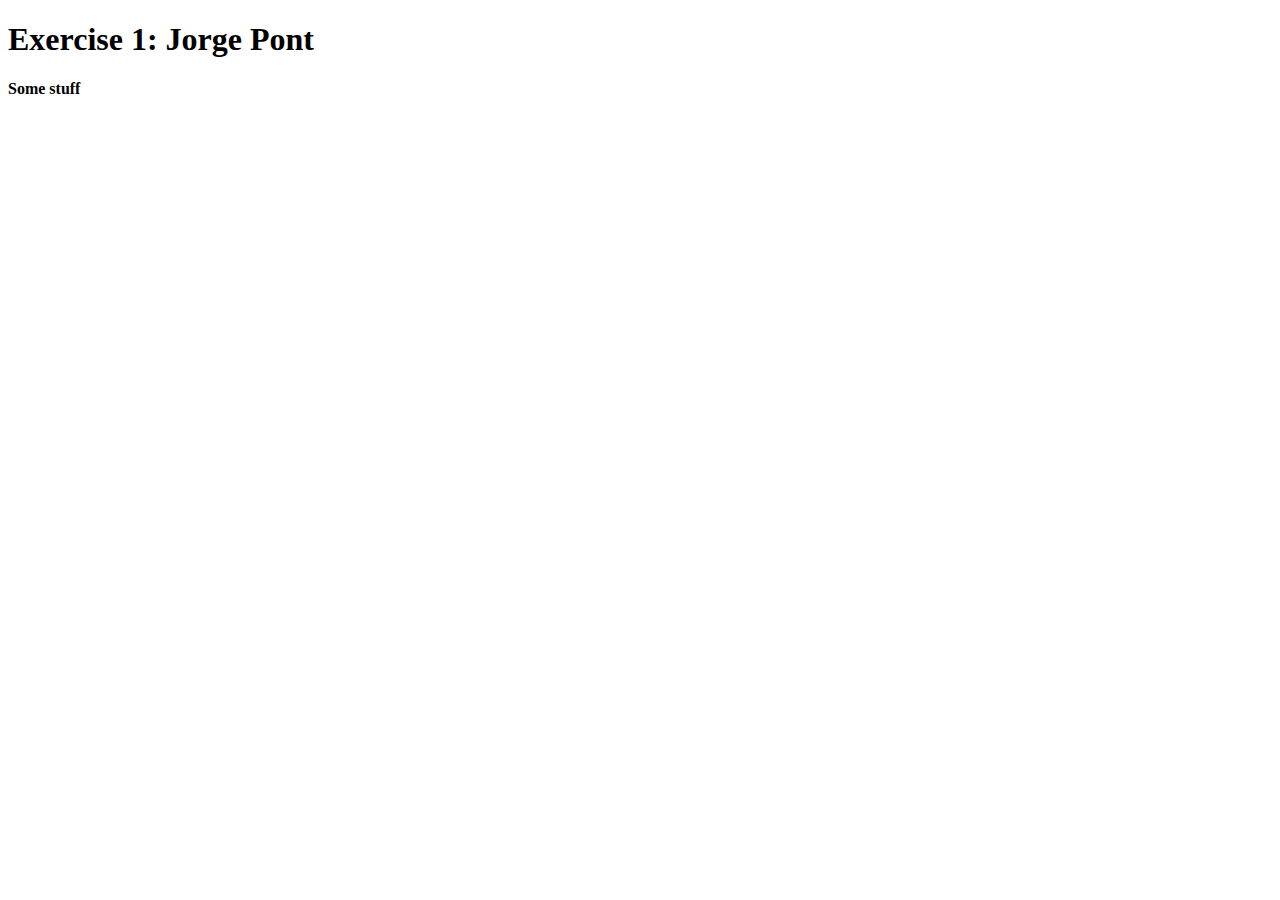
<file: cs22a-exercise01/index.html>
<!doctype html>
<html lang="en">
  <head>
    <meta charset="utf-8" />

    <!-- Always force latest IE rendering engine (even in intranet) & Chrome Frame
Remove this if you use the .htaccess -->
    <meta http-equiv="X-UA-Compatible" content="IE=edge,chrome=1" />

    <!-- TODO: Put your name below. -->
    <title>Exercise 1: Jorge Pont</title>
    <meta name="description" content="" />

    <!-- TODO: Put your name below. -->
    <meta name="Jorge Pont" content="" />

    <meta name="viewport" content="width=device-width; initial-scale=1.0" />
    <!-- TODO: Put your script elements here to load jQuery and then the main.js 
file. Use the defer attribute for BOTH script elements. -->
    <script type="text/javascript" src="./jquery-3.6.3.js"></script>
    <script type="text/javascript" src="./main.js" defer></script>
    <!-- END OF TODO -->
  </head>

  <body>
    <div id="content">
      <!-- TODO: Put your name below. -->
      <h1>Exercise 1:Type Your Name Here</h1>

      <!-- TODO: The code in main.js file should use the jQuery library to
      append, to the element with id = "content", the strong element here. -->
    </div>

    <!-- TODO: Remove the following script element. -->
    <!-- <script>
      document
        .getElementById("content")
        .appendChild(
          document.createTextNode("<strong>JavaScript is working!</strong>")
        );
    </script> -->
  </body>
</html>
</file>
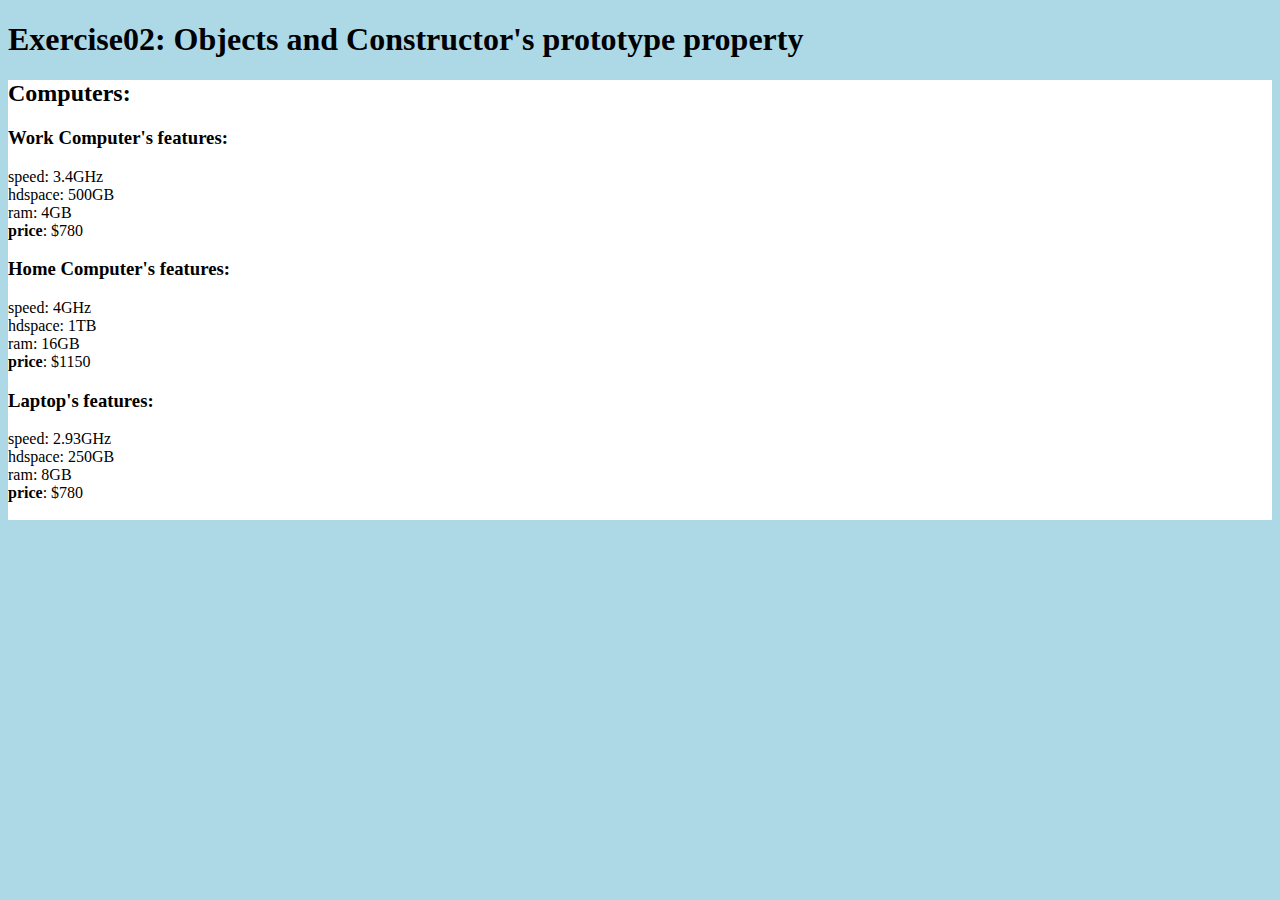
<file: cs22a-exercise02/index.html>
<!DOCTYPE html>
<html lang="en">
  <head>
    <meta charset="utf-8" />

    <!-- Always force latest IE rendering engine (even in intranet) & Chrome Frame
    Remove this if you use the .htaccess -->
    <meta http-equiv="X-UA-Compatible" content="IE=edge,chrome=1" />

    <title>Exercise02 on Objects and Constructor's prototype property</title>
    <meta name="description" content="" />
    <meta name="author" content="Jorge Pont" />

    <meta name="viewport" content="width=device-width, initial-scale=1.0" />
    <script defer src="jquery-3.6.3.js"></script>
    <script defer src="main.js"></script>
  </head>

  <body style="background-color: lightblue">
    <h1>Exercise02: Objects and Constructor's prototype property</h1>
    <div id="content" style="background-color: white">
      <h2>Computers:</h2>
    </div>
  </body>
</html>
</file>
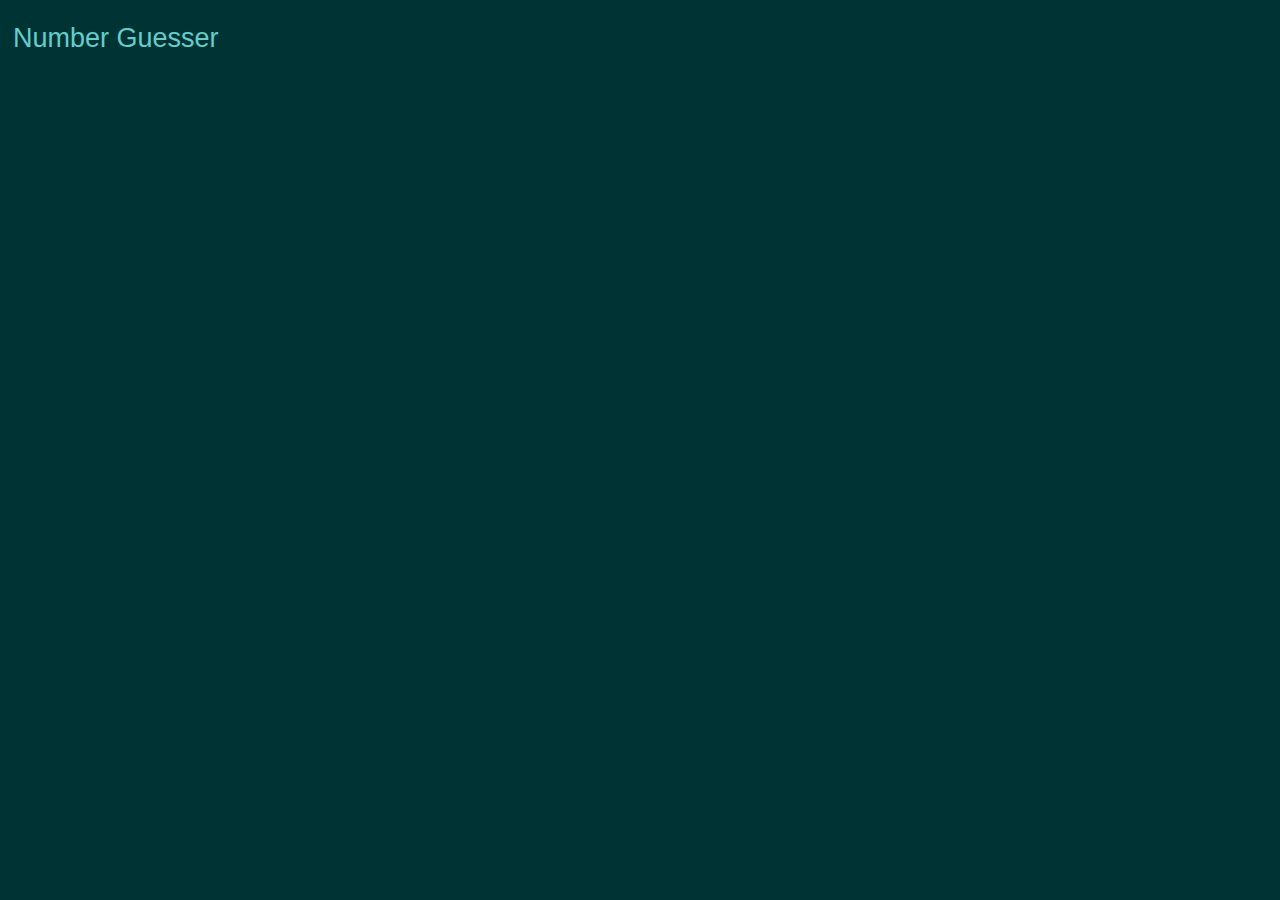
<file: Assignment1-guesser/guesser/index.html>
<!doctype html>
<html lang="en">
  <head>
    <meta charset="utf-8" />
    <meta http-equiv="X-UA-Compatible" content="IE=edge,chrome=1" />
    <title>Number Guesser</title>
    <meta name="description" content="" />
    <meta name="viewport" content="width=device-width, initial-scale=1" />
    <link href="css/main.css" rel="stylesheet" type="text/css" />
    <script defer src="js/guesser.js"></script>
  </head>

  <body>
    <h1>Number Guesser</h1>
  </body>
</html>
</file>
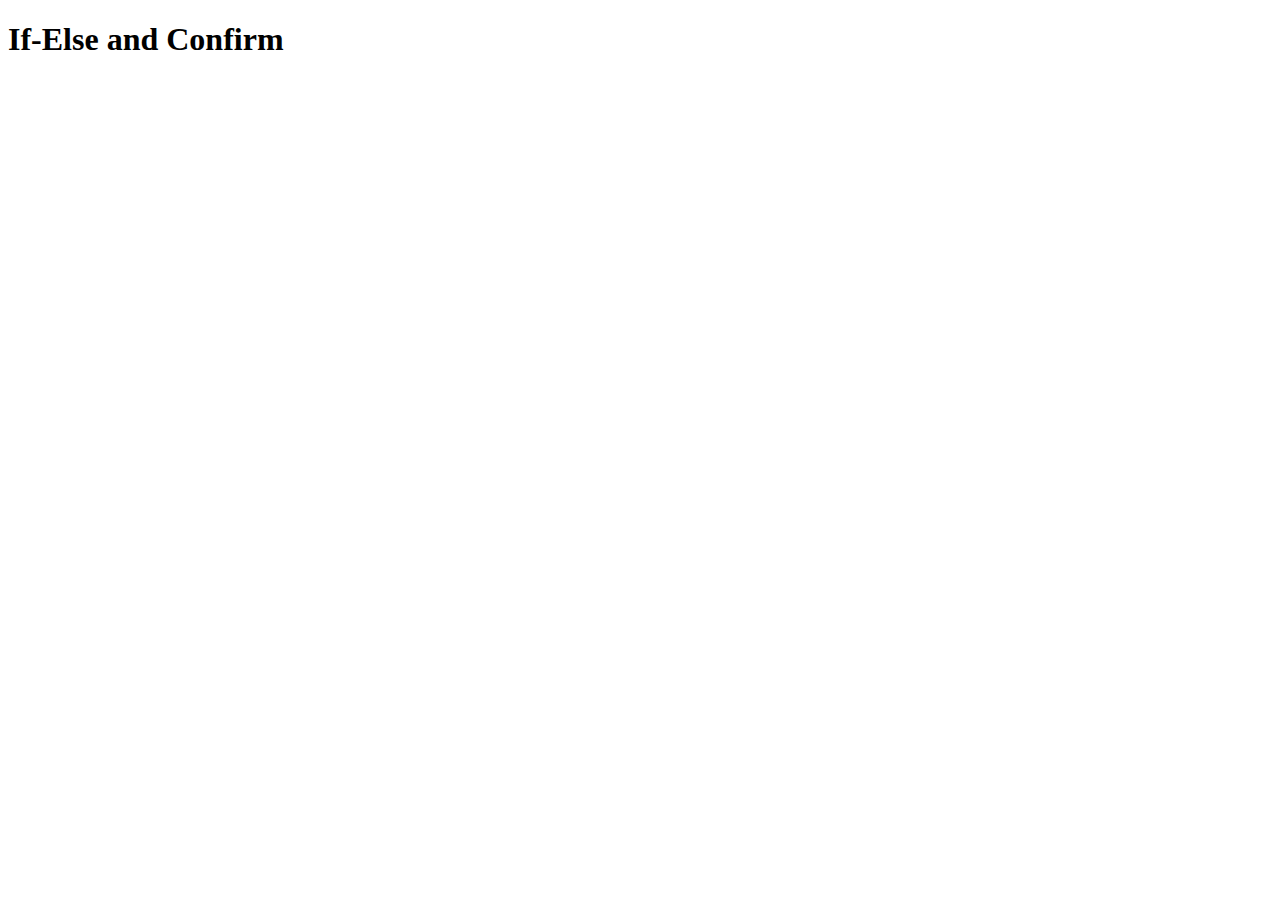
<file: Assignment1-guesser/if-else-confirm/index.html>
<!DOCTYPE HTML PUBLIC "-//W3C//DTD HTML 4.01 Transitional//EN"
"http://www.w3.org/TR/html4/loose.dtd">
<html xmlns="http://www.w3.org/1999/xhtml">
<head>
<meta http-equiv="Content-Type" content="text/html; charset=utf-8" />
<title>If-Else and Confirm</title>
</head>
<body>
	<h1>If-Else and Confirm</h1>
	<script type="text/javascript" src="main.js"></script>
</body>
</html>
</file>
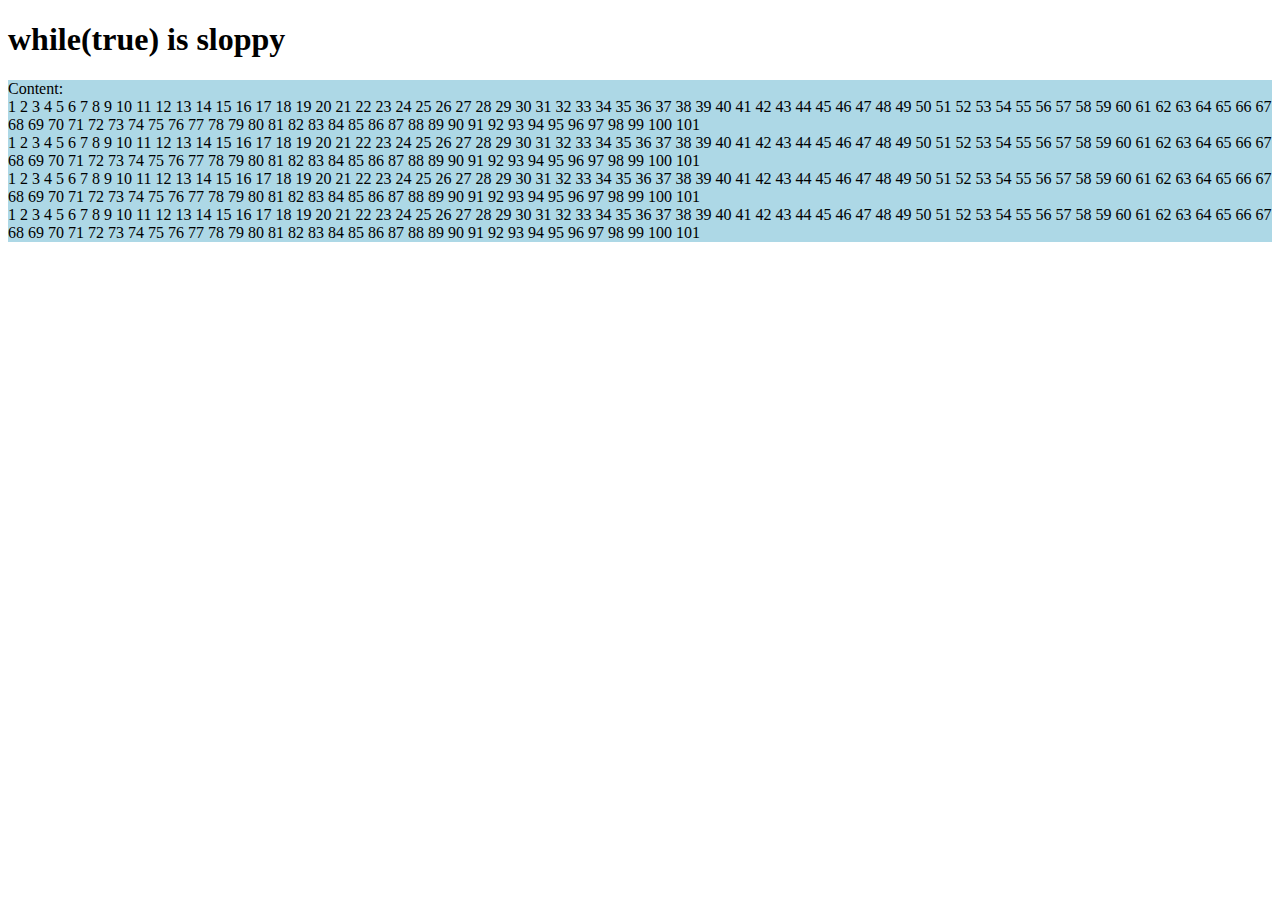
<file: Assignment1-guesser/while-true-is-sloppy/index.html>
<!DOCTYPE html>
<html lang="en">
	<head>
		<meta charset="utf-8">

		<!-- Always force latest IE rendering engine (even in intranet) & Chrome Frame
		Remove this if you use the .htaccess -->
		<meta http-equiv="X-UA-Compatible" content="IE=edge,chrome=1">

		<title>while(true) is sloppy</title>
		<meta name="description" content="">
		<meta name="author" content="Put Your Name Here">

		<meta name="viewport" content="width=device-width, initial-scale=1.0">
	</head>

	<body>
		<h1>while(true) is sloppy</h1>
		<div id="content" style="background-color: lightblue">Content:<br/></div>
		<script src="https://code.jquery.com/jquery-1.12.0.min.js" type="text/javascript"></script>
		<script type="text/javascript" src="main.js"></script>
	</body>
</html>
</file>
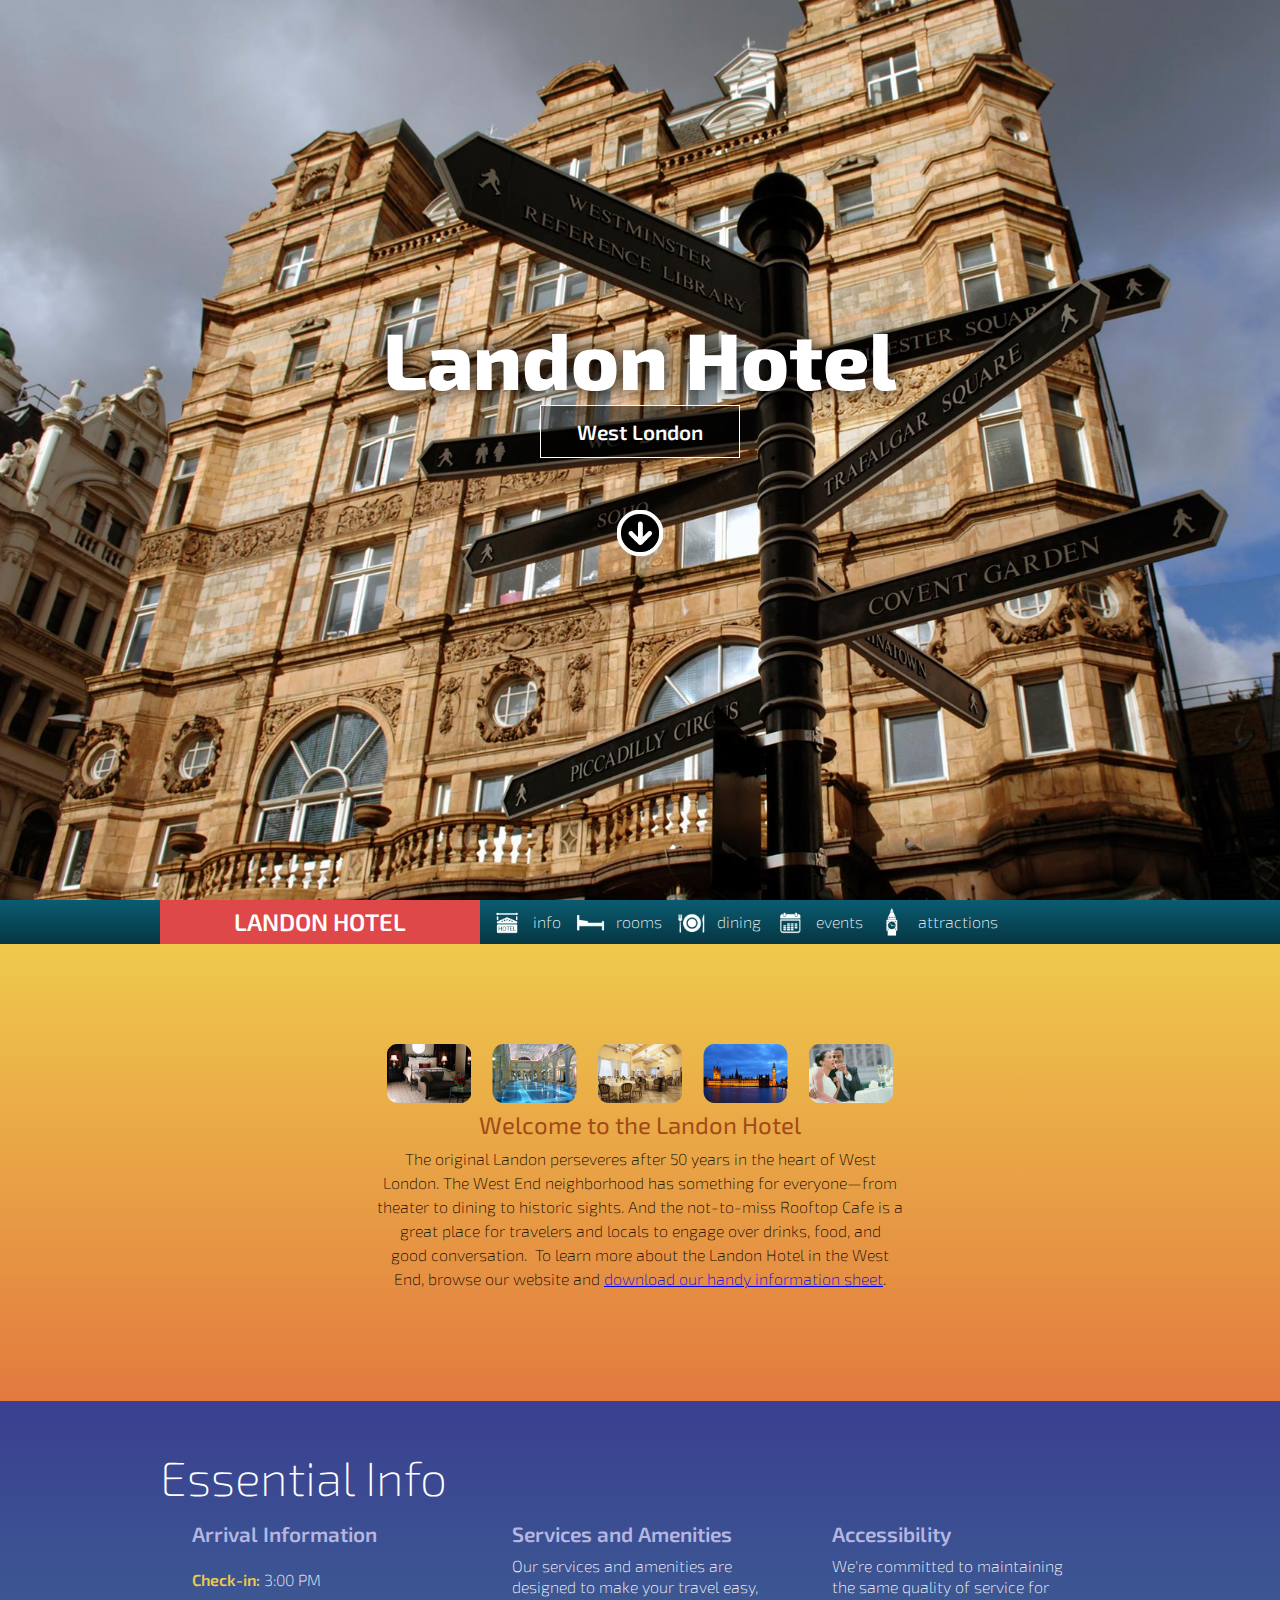
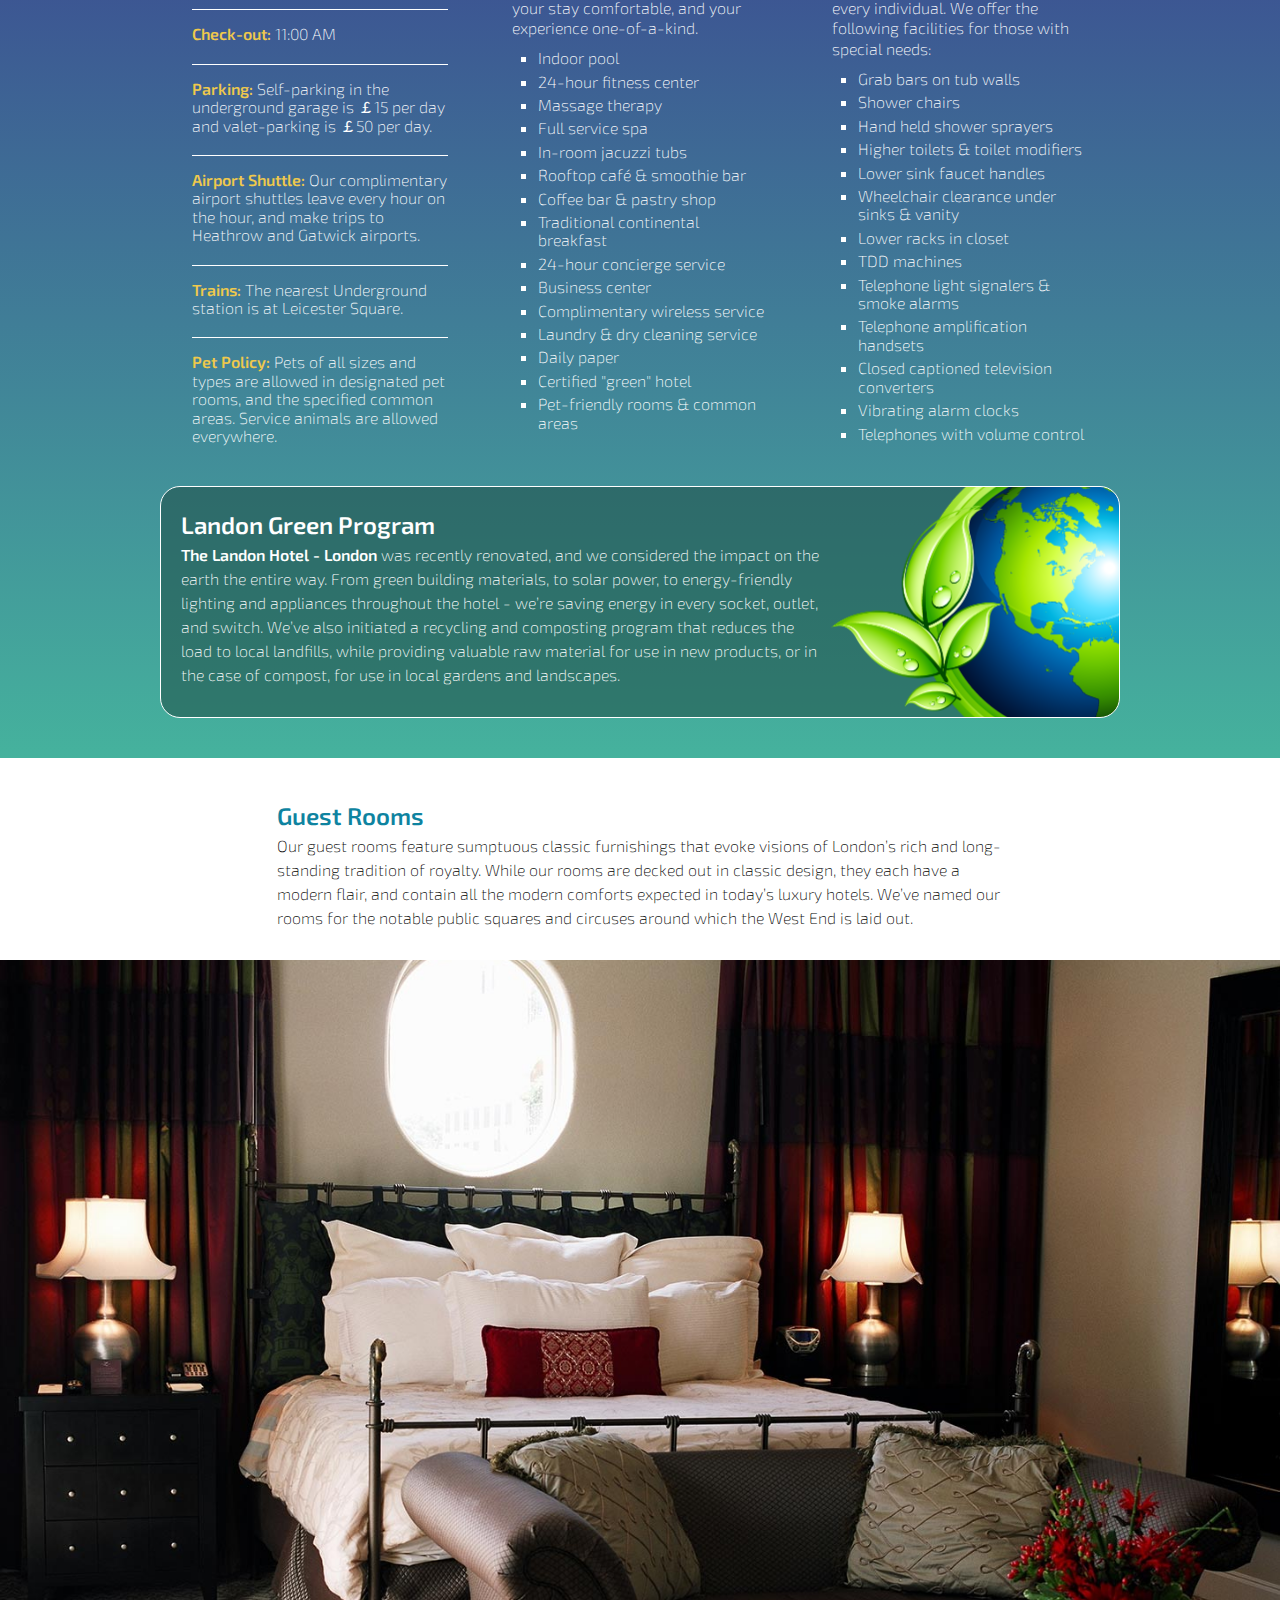
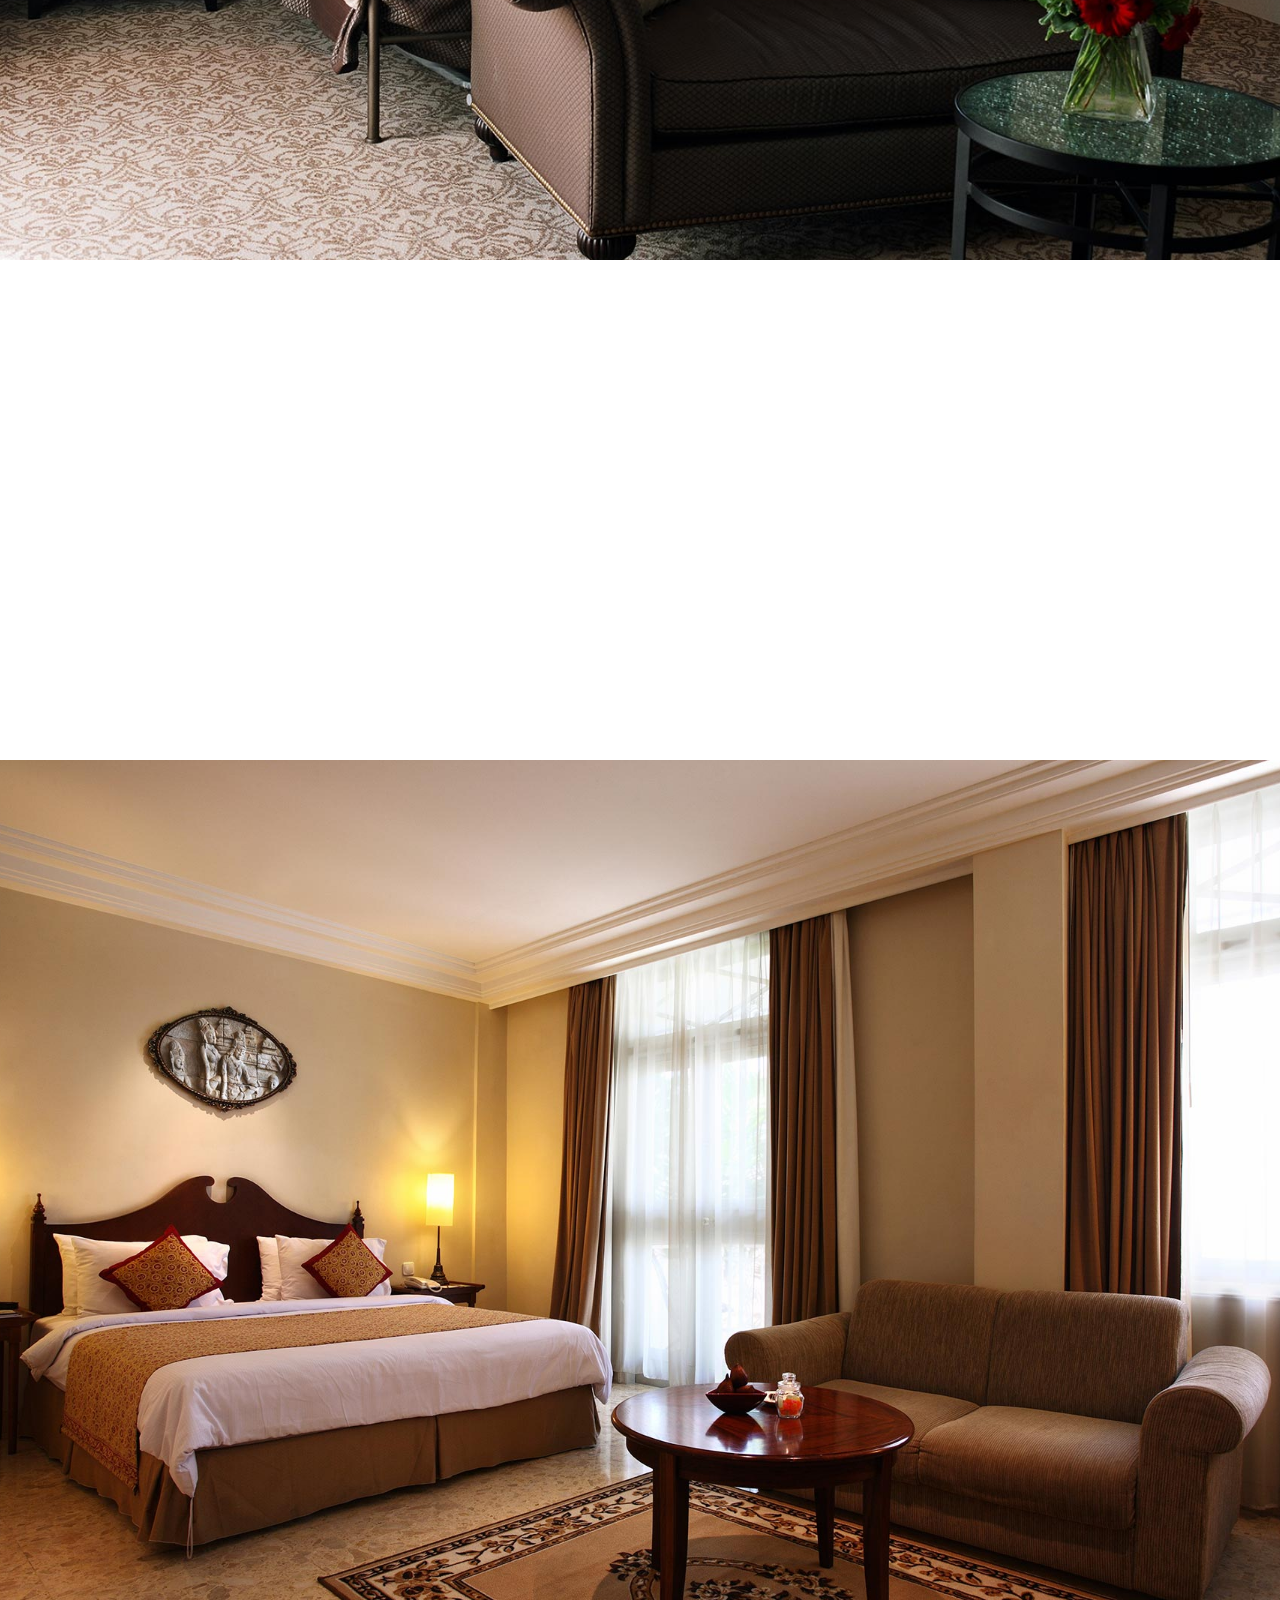
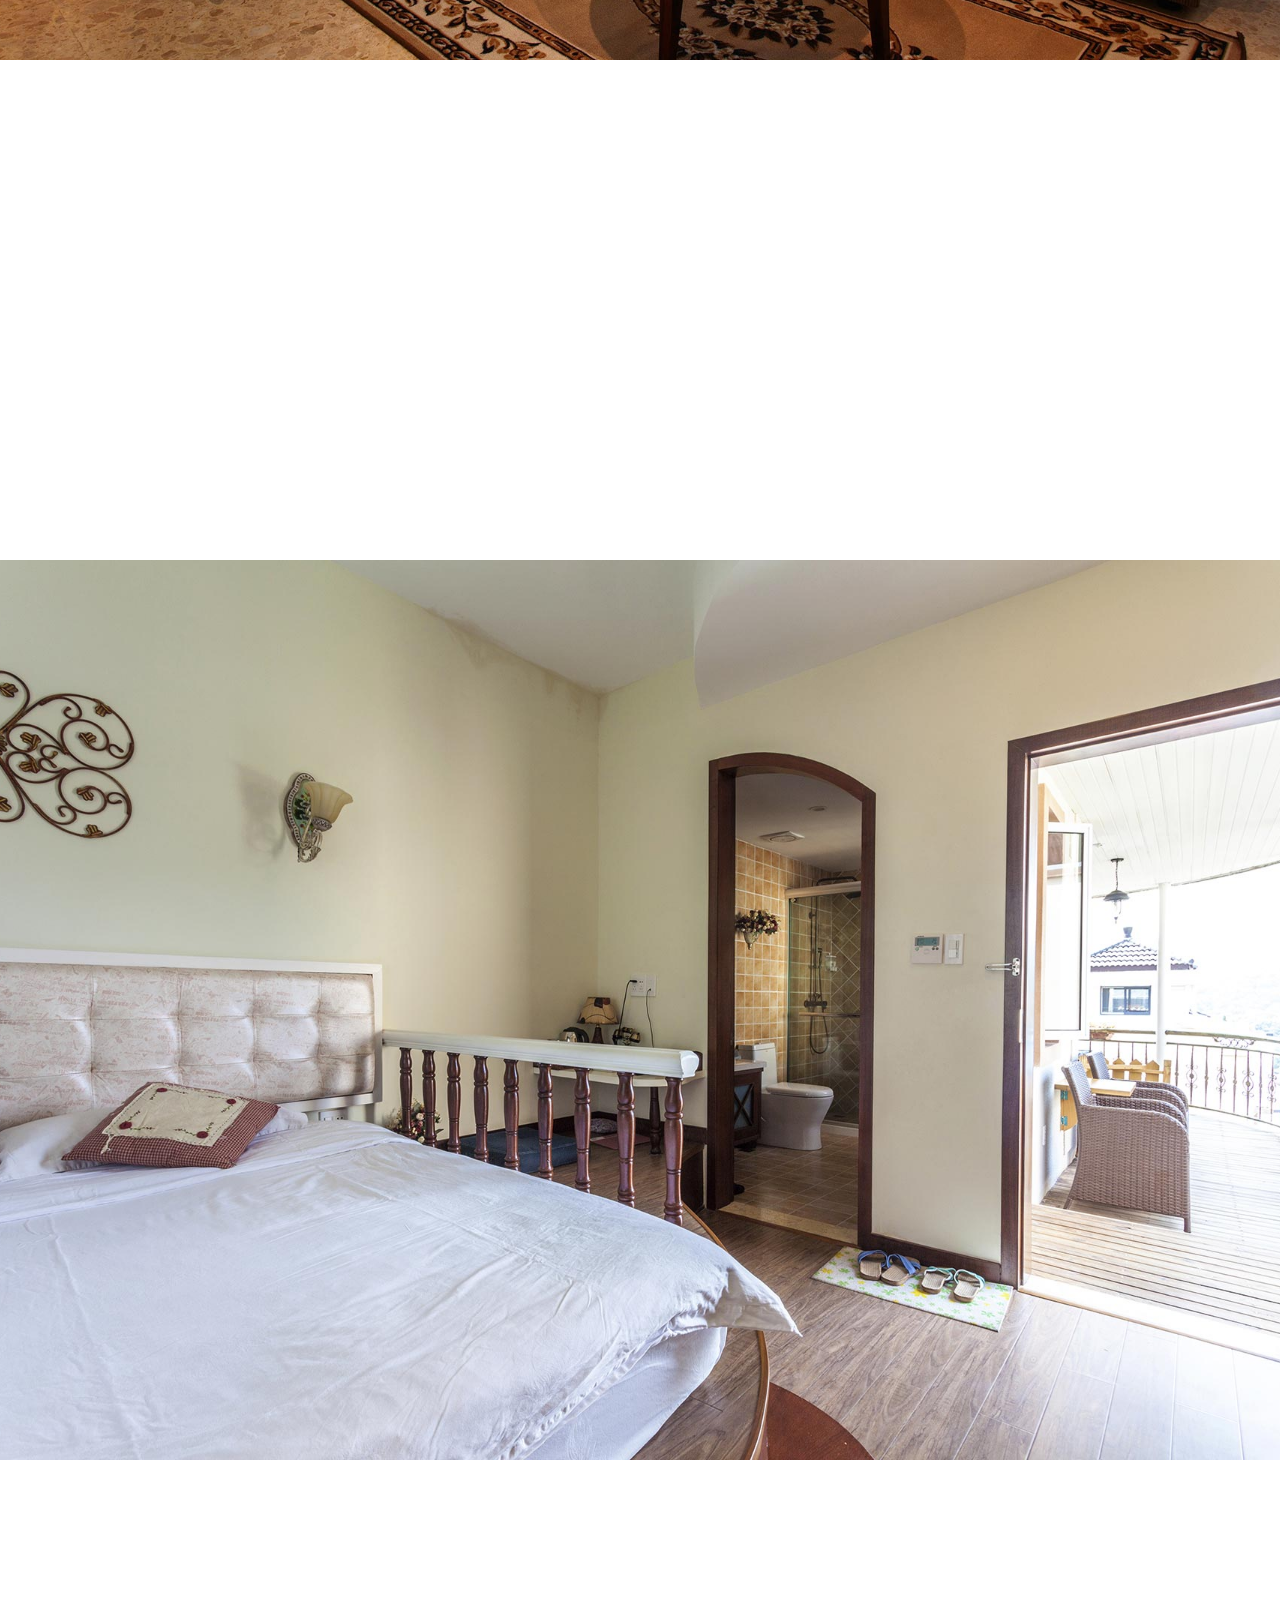
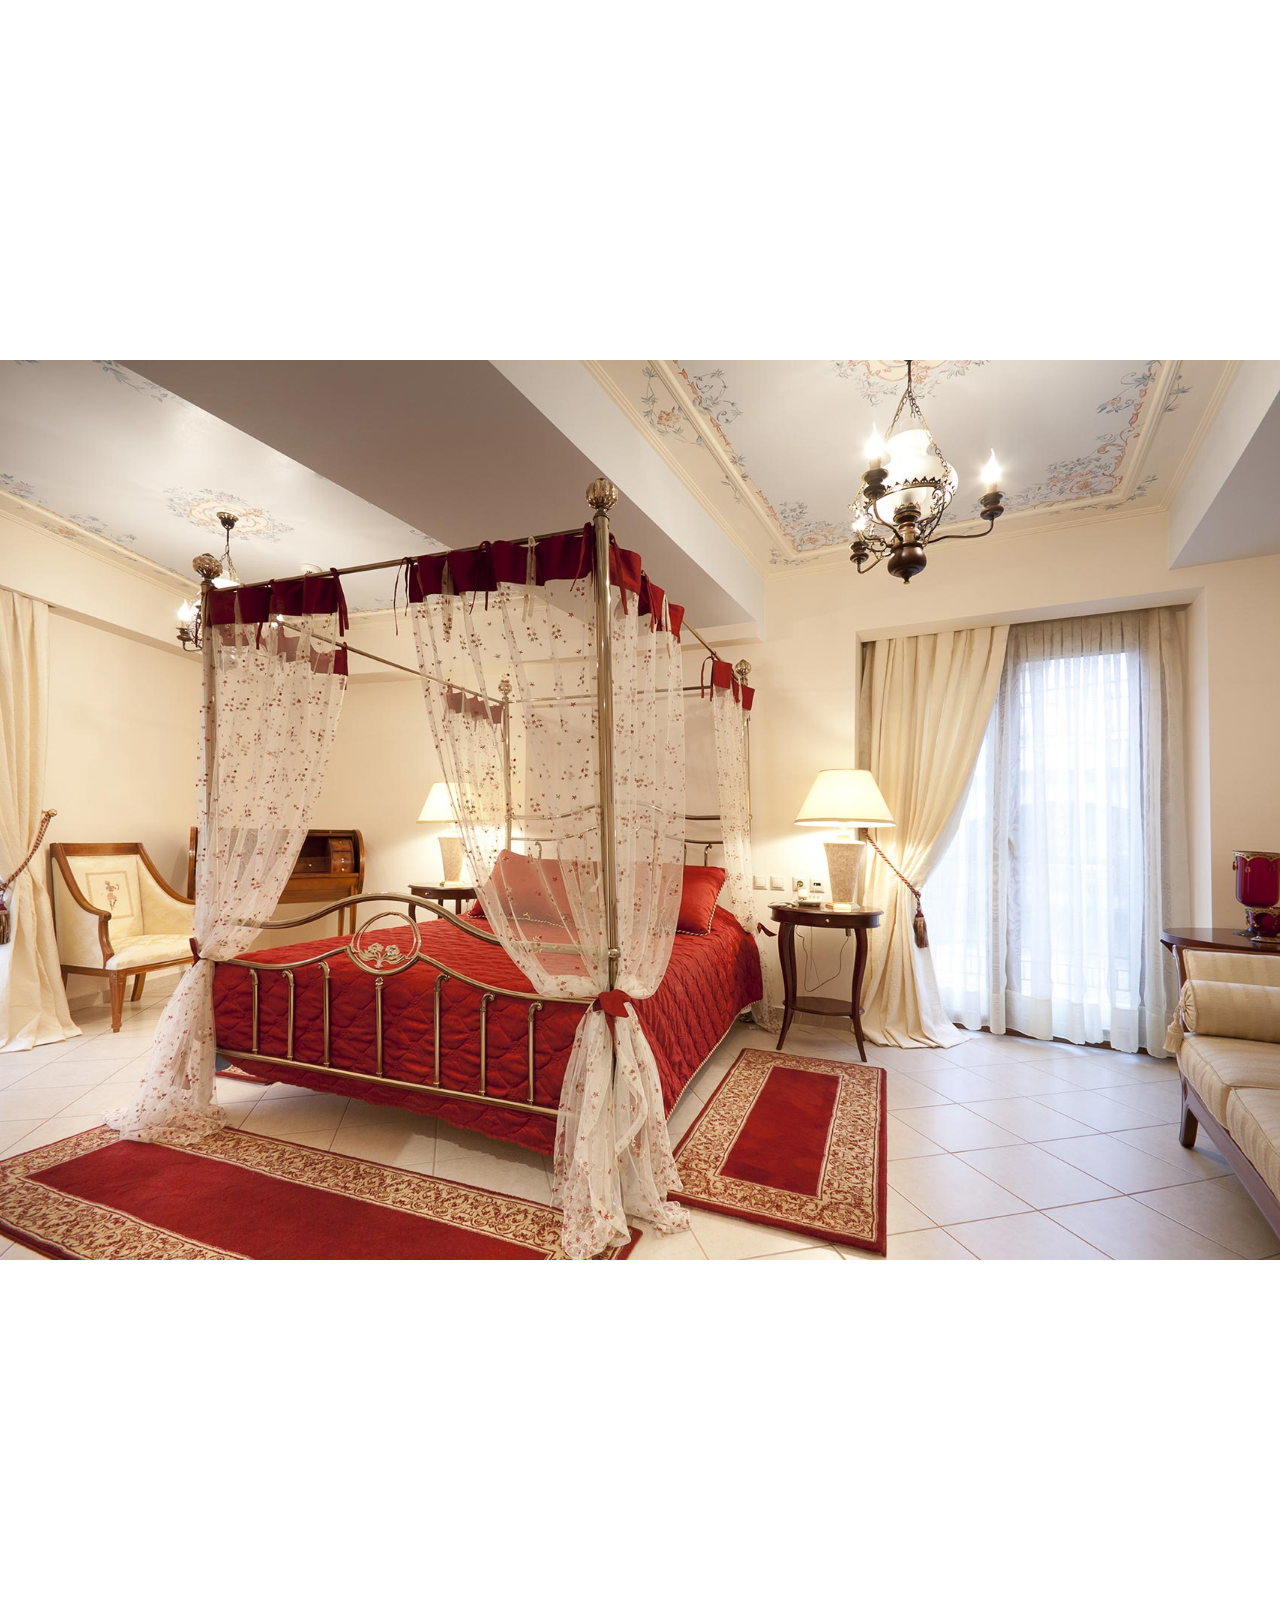
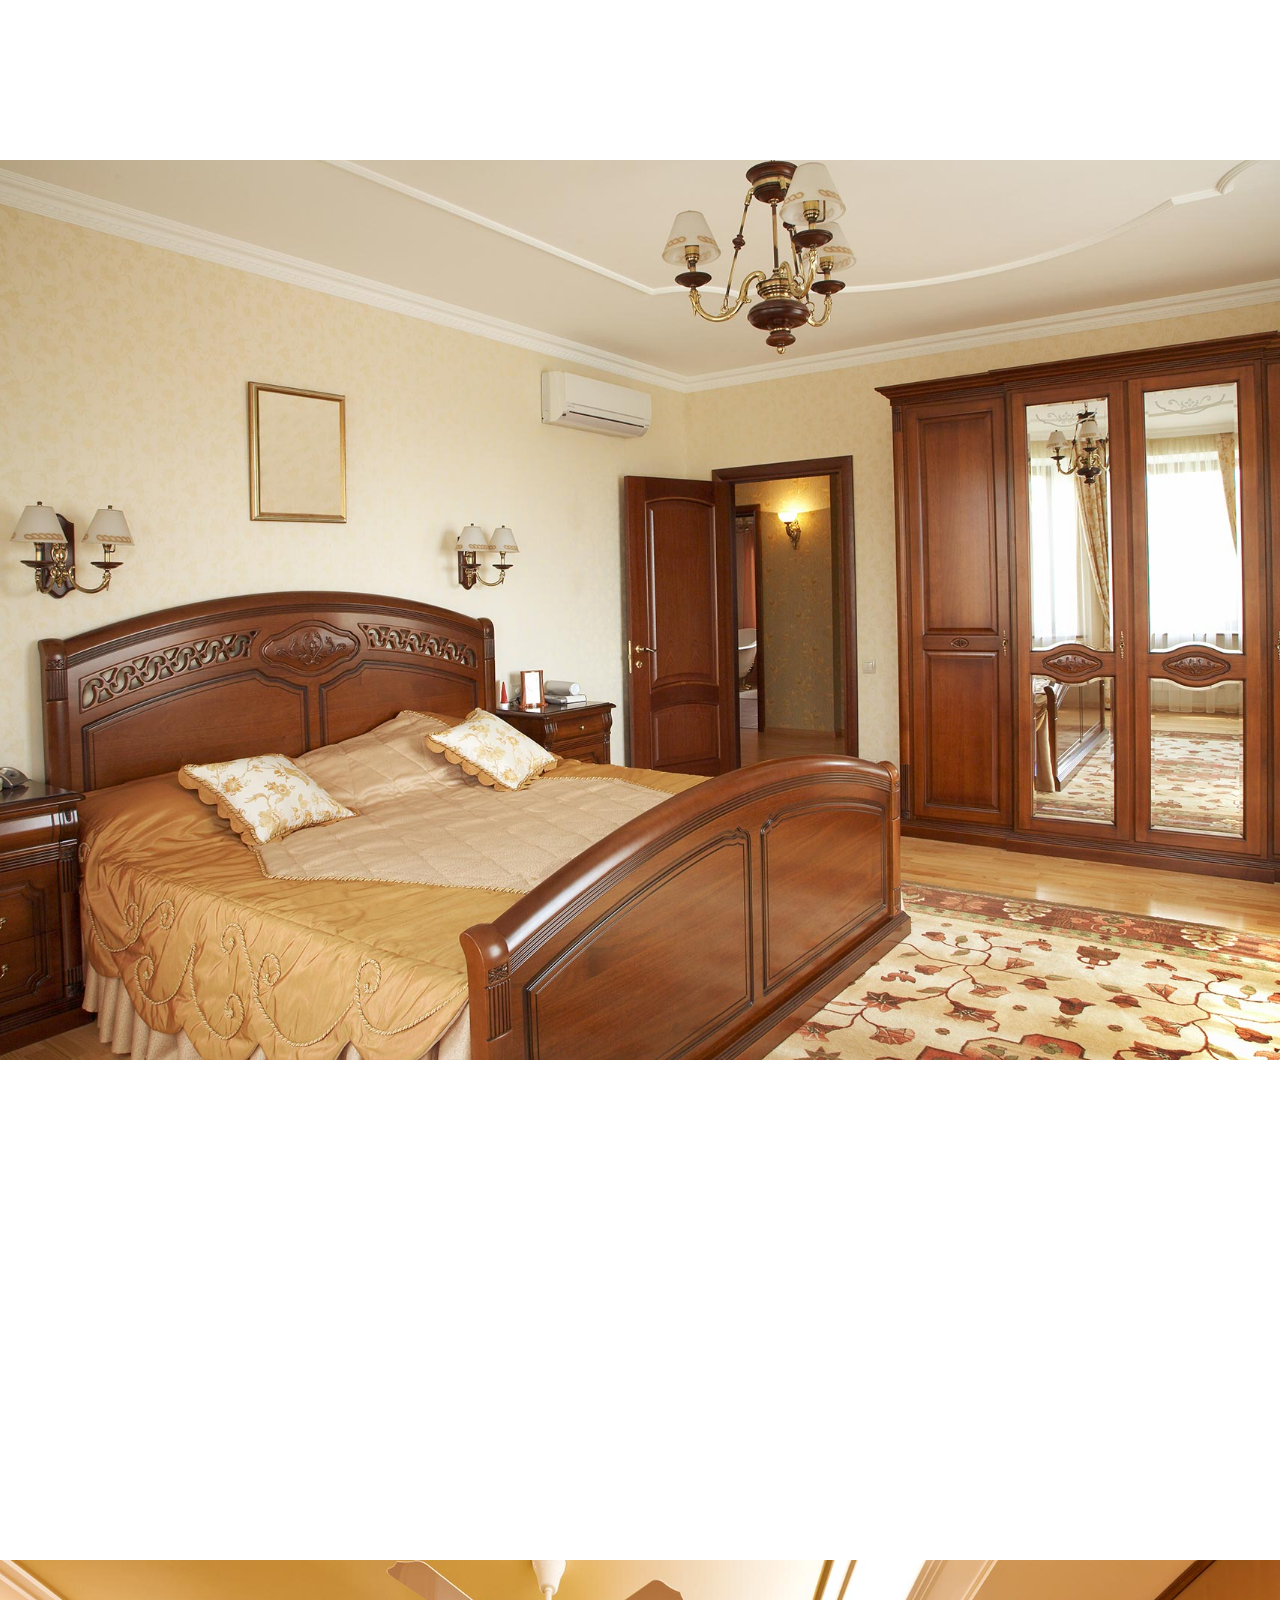
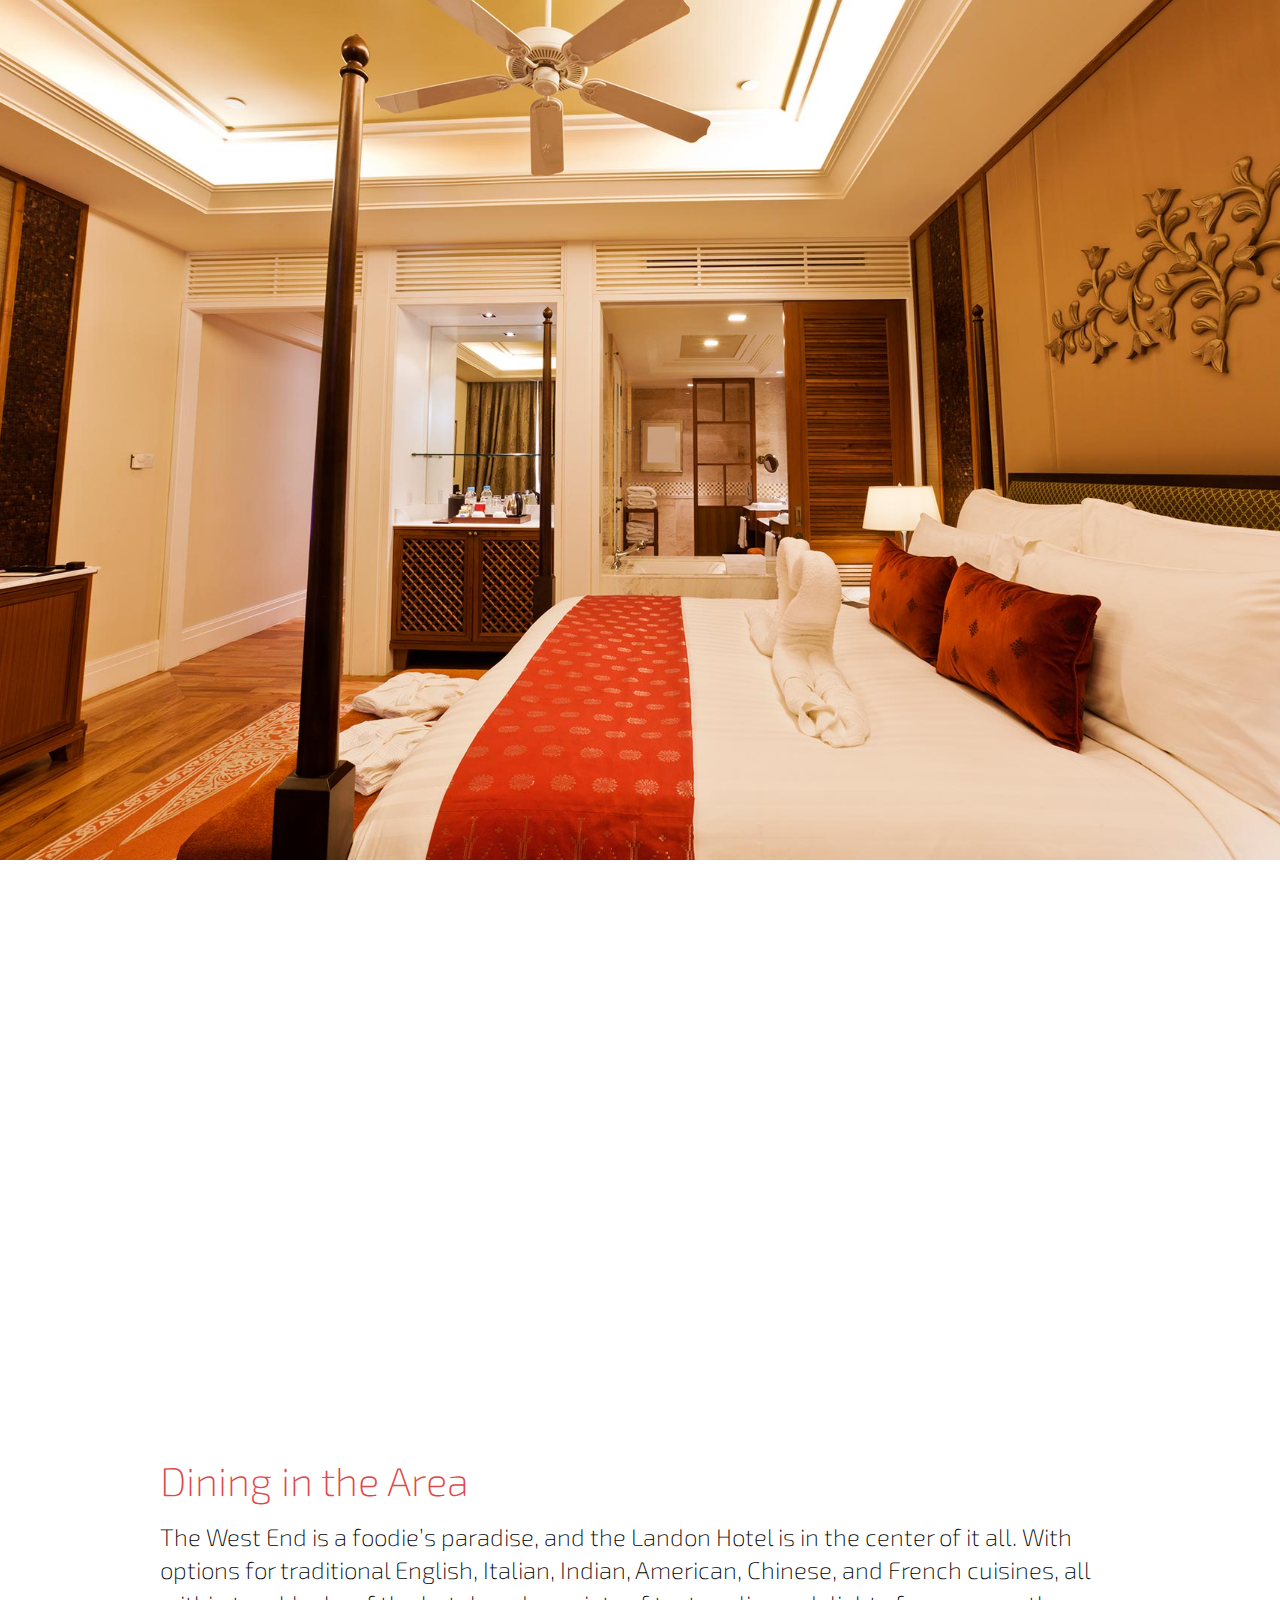
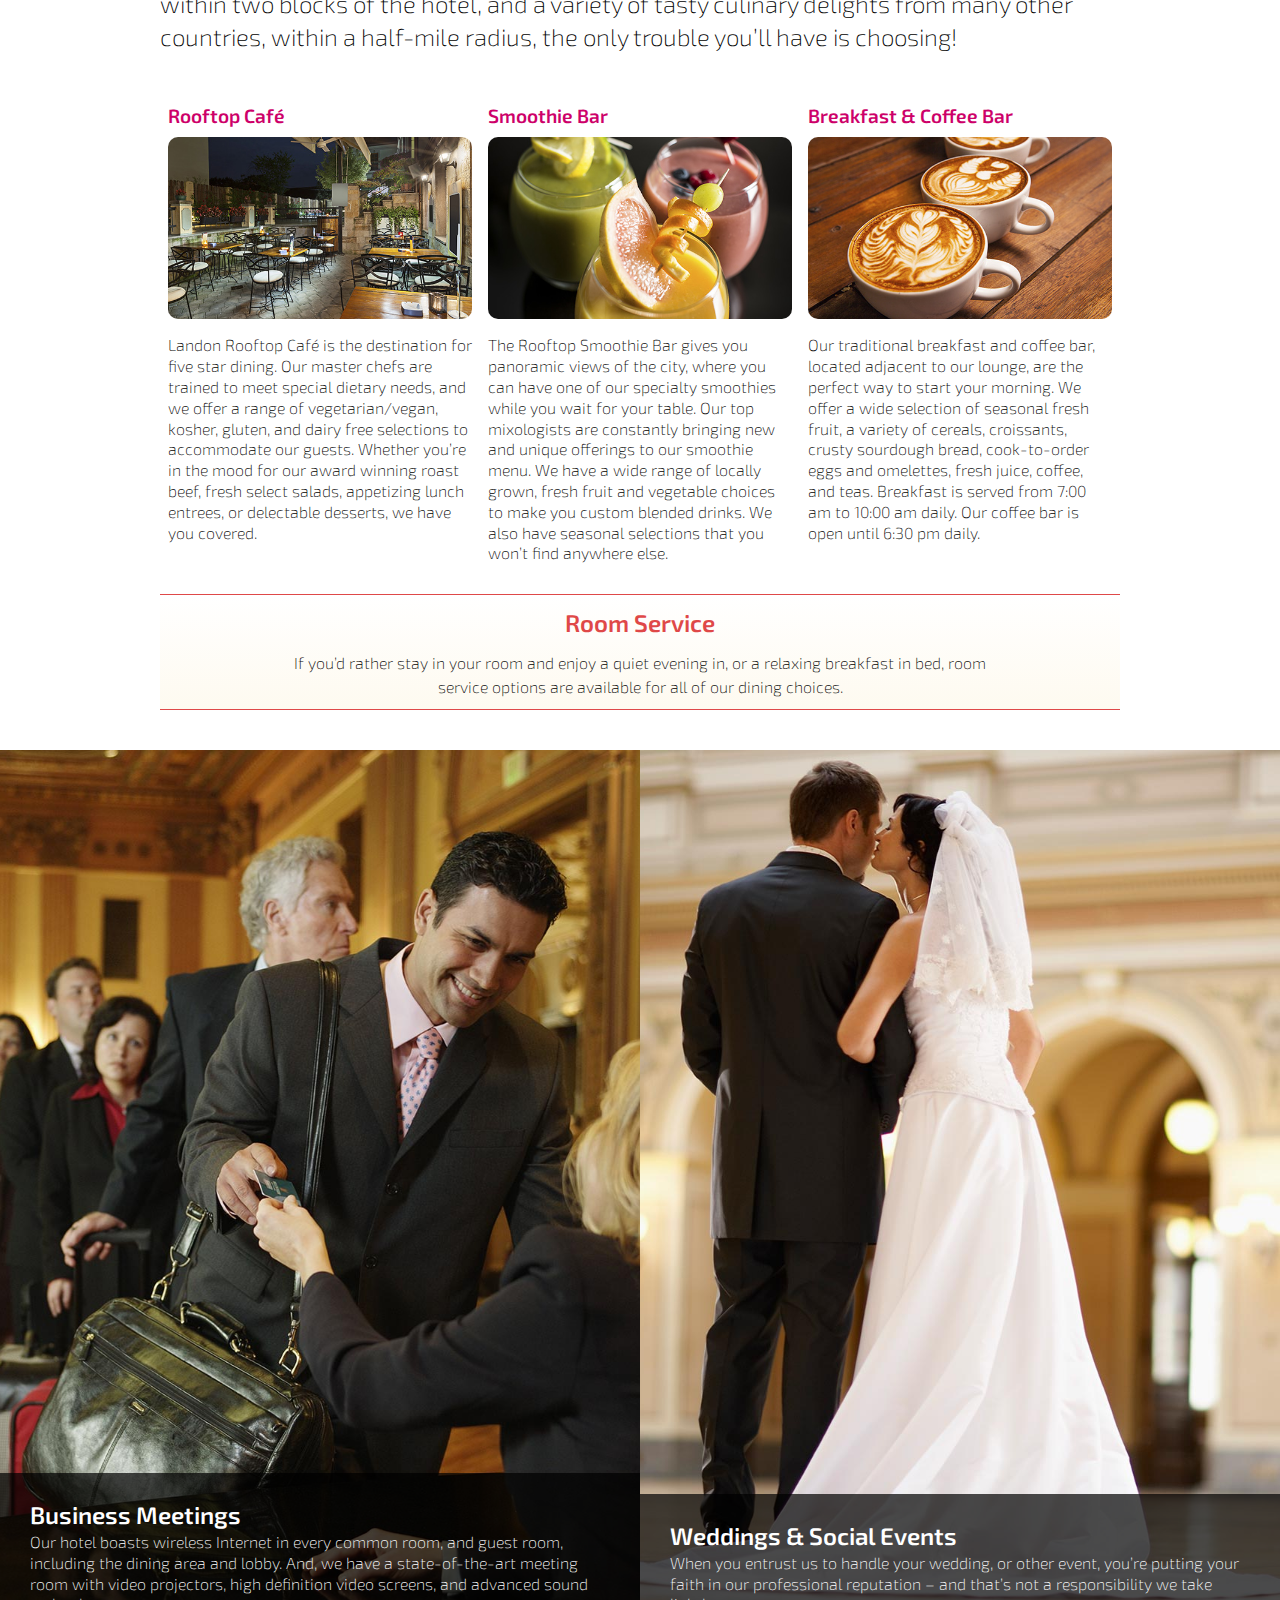
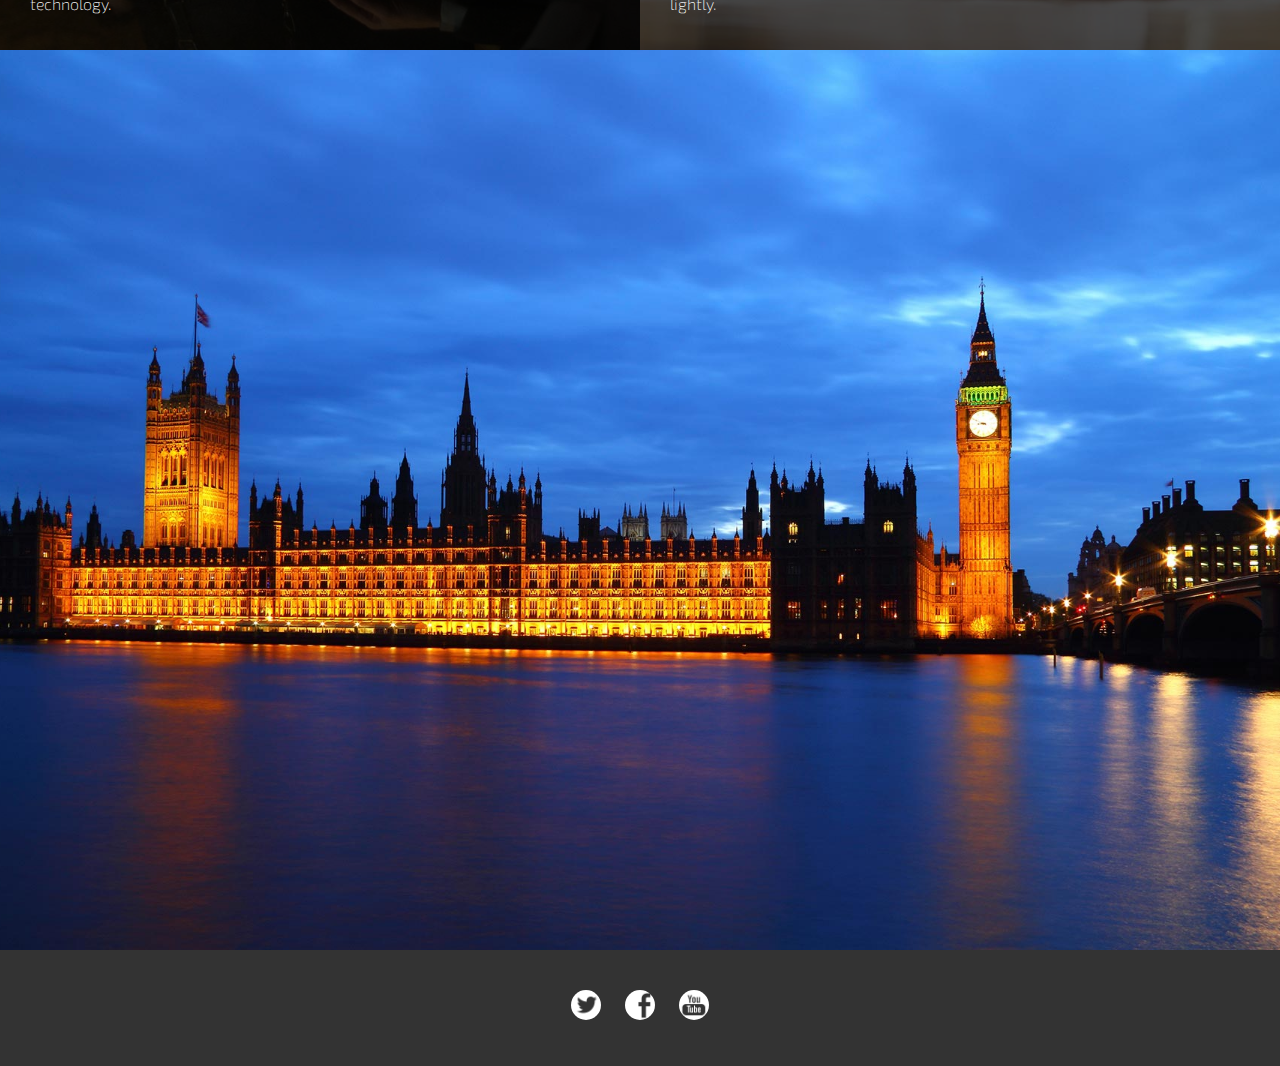
<file: Ex_Files_JavaScript_Web_Designers/landonhotel.com/index.html>
<!doctype html>
<html lang="en">

<head>
  <meta charset="UTF-8">
  <title>Landon Hotel</title>
  <link rel="stylesheet" href="css/style.css">
  <meta name="viewport" content="width=device-width, user-scalable=no, initial-scale=1.0, maximum-scale=1.0, minimum-scale=1.0">
</head>
<body>
  <header id="intro">
    <article class="fullheight">
      <div class="hgroup">
        <h1>Landon Hotel</h1>
        <h2>West London</h2>
        <p><a href="#welcome"><img src="images/misc/arrow.png" alt="down arrow"></a></p>
      </div>
    </article>

    <nav id="nav">
      <div class="navbar">
        <div class="brand"><a href="#welcome">Landon <span>Hotel</span></a></div>
        <ul>
          <li><a class="icon info" href="#hotelinfo"><span>info</span></a></li>
          <li><a class="icon rooms" href="#rooms"><span>rooms</span></a></li>
          <li><a class="icon dining" href="#dining"><span>dining</span></a></li>
          <li><a class="icon events" href="#events"><span>events</span></a></li>
          <li><a class="icon attractions" href="#attractions"><span>attractions</span></a></li>
        </ul>
      </div><!-- navbar -->
    </nav>
  </header>
<main id="wrapper">
  <div class="scene" id="welcome">
    <article class="content">
      <div class="gallery">
        <img src="images/hotel/intro_room.jpg" alt="Intro Gallery Room Sample Pictures">
        <img src="images/hotel/intro_pool.jpg" alt="Intro Gallery Pool Sample Pictures">
        <img src="images/hotel/intro_dining.jpg" alt="Intro Gallery Dining Sample Pictures">
        <img src="images/hotel/intro_attractions.jpg" alt="Intro Gallery Attractions Sample Pictures">
        <img class="hidesm" src="images/hotel/intro_wedding.jpg" alt="Intro Gallery Dining Sample Pictures">
      </div>
      <h1>Welcome to the Landon&nbsp;Hotel</h1>
      <p>The original Landon perseveres after 50 years in the heart of West London. The West End neighborhood has something for everyone—from theater to dining to historic sights. And the not-to-miss Rooftop Cafe is a great place for travelers and locals to engage over drinks, food, and good&nbsp;conversation. &nbsp;To learn more about the Landon Hotel in the West End, browse our website and <a href="files/landon_information_sheet_London.pdf">download our handy information sheet</a>.</p>
    </article>
  </div><!-- welcome -->
  <div class="scene" id="hotelinfo">
    <article class="heading">
      <h1>Essential Info</h1>
    </article>
    <article id="usefulinfo">
      <section id="arrivalinfo">
        <h2>Arrival Information</h2>
        <ul>
          <li><strong>Check-in:</strong> 3:00 PM</li>
          <li><strong>Check-out:</strong> 11:00 AM</li>
          <li><strong>Parking:</strong> Self-parking in the underground garage is ￡15 per day and valet-parking is ￡50 per day.</li>
          <li><strong>Airport Shuttle:</strong> Our complimentary airport shuttles leave every hour on the hour, and make trips to Heathrow and Gatwick airports.</li>
          <li><strong>Trains:</strong> The nearest Underground station is at Leicester Square.</li>
          <li><strong>Pet Policy:</strong> Pets of all sizes and types are allowed in designated pet rooms, and the specified common areas. Service animals are allowed everywhere.</li>
        </ul>
      </section>
      <section class="checklist" id="services">
        <h2>Services and Amenities</h2>
        <p>Our services and amenities are designed to make your travel easy, your stay comfortable, and your experience one-of-a-kind.</p>
        <ul>
          <li>Indoor pool</li>
          <li>24-hour fitness center</li>
          <li>Massage therapy</li>
          <li>Full service spa</li>
          <li>In-room jacuzzi tubs</li>
          <li>Rooftop café  &amp; smoothie bar</li>
          <li>Coffee bar  &amp; pastry shop</li>
          <li>Traditional continental breakfast</li>
          <li>24-hour concierge service</li>
          <li>Business center</li>
          <li>Complimentary wireless service</li>
          <li>Laundry &amp; dry cleaning service</li>
          <li>Daily paper</li>
          <li>Certified "green" hotel</li>
          <li>Pet-friendly rooms  &amp; common areas</li>
        </ul>
      </section>
      <section class="checklist" id="accessibility">
        <h2>Accessibility</h2>
        <p>We're committed to maintaining the same quality of service for every individual. We offer the following facilities for those with special needs:</p>
        <ul>
          <li>Grab bars on tub walls</li>
          <li>Shower chairs</li>
          <li>Hand held shower sprayers</li>
          <li>Higher toilets &amp; toilet modifiers</li>
          <li>Lower sink faucet handles</li>
          <li>Wheelchair clearance under sinks &amp; vanity</li>
          <li>Lower racks in closet</li>
          <li>TDD machines</li>
          <li>Telephone light signalers  &amp; smoke alarms</li>
          <li>Telephone amplification handsets</li>
          <li>Closed captioned television converters</li>
          <li>Vibrating alarm clocks</li>
          <li>Telephones with volume control</li>
        </ul>
      </section>
    </article>
    <article id="greenprogram">
      <h2>Landon Green Program</h2>
      <p><strong>The Landon Hotel - London</strong> was recently renovated, and we considered the impact on the earth the entire way. From green building materials, to solar power, to energy-friendly lighting and appliances throughout the hotel - we’re saving energy in every socket, outlet, and switch. We’ve also initiated a recycling and composting program that reduces the load to local landfills, while providing valuable raw material for use in new products, or in the case of compost, for use in local gardens and landscapes.</p>
    </article>
  </div><!-- hotelinfo -->
  <div class="scene" id="rooms">
    <header>
      <h1>Guest Rooms</h1>
      <p>Our guest rooms feature sumptuous classic furnishings that evoke visions of London’s rich and long-standing tradition of royalty. While our rooms are decked out in classic design, they each have a modern flair, and contain all the modern comforts expected in today’s luxury hotels. We’ve named our rooms for the notable public squares and circuses around which the West End is laid&nbsp;out.</p>
    </header>
    <article class="room fullheight" id="piccadilly">
      <section class="content">
        <h1>Piccadilly</h1>
        <p>Designed to be our economy room, for those who will be spending more time seeing the sights, and less time hitting the hay. The Piccadilly room has a smaller footprint, but maintains the accommodations of some of our more deluxe rooms.</p>
      </section>
    </article>
    <article class="room fullheight" id="cambridge">
      <section class="content">
        <h1>Cambridge</h1>
        <p>This room features a king bed, with a Comfort-Plus mattress, covered in 400-thread Egyptian cotton sheets. The Cambridge room is decorated in tasteful and warm muted tones, that are soothing on the eyes and senses.</p>
      </section>
    </article>
    <article class="room fullheight" id="westminster">
      <section class="content">
        <h1>Westminster</h1>
        <p>This room is available with a king or two double beds, and is furnished with our Premiere London collection – the softest and most luxurious bed and bath linens.</p>
      </section>
    </article>
    <article class="room fullheight" id="oxford">
      <section class="content">
        <h1>Oxford</h1>
        <p>Our Oxford suites are some of the prettiest and most romantic rooms around and are perfect for honeymoons. All of these feature canopy beds, lots of windows, and spare no modern comfort or convenience, including a TLX media system.</p>
      </section>
    </article>
    <article class="room fullheight" id="victoria">
      <section class="content">
        <h1>Victoria</h1>
        <p>Traveling with the family? Our spacious Victoria suites, with breathtaking views of the city, are the perfect choice. These corner rooms are furnished with a king or two double beds, and have a sofa with a comfortable pullout bed.</p>
      </section>
    </article>
    <article class="room fullheight" id="manchester">
      <section class="content">
        <h1>Manchester</h1>
        <p>The Manchester Executive Suite, is popular with business travelers the world over. These two-room suites feature a king-size bed, living room with leather recliner, full-sized executive desk, and leather desk chair.</p>
      </section>
    </article>
  </div><!-- rooms -->
  <div class="scene" id="dining">
    <article id="areadining">
      <h1>Dining in the Area</h1>
      <p>The West End is a foodie’s paradise, and the Landon Hotel is in the center of it all. With options for traditional English, Italian, Indian, American, Chinese, and French cuisines, all within two blocks of the hotel, and a variety of tasty culinary delights from many other countries, within a half-mile radius, the only trouble you’ll have is choosing! </p>
    </article>
    <article id="inhotel">
      <section id="rooftopcafe">
        <h2>Rooftop Caf&eacute;</h2>
        <img src="images/hotel/dining_rooftop.jpg" alt="Dining">
        <p>Landon Rooftop Caf&eacute; is the destination for five star dining. Our master chefs are trained to meet special dietary needs, and we offer a range of vegetarian/vegan, kosher, gluten, and dairy free selections to accommodate our guests. Whether you&rsquo;re in the mood for our award winning roast beef, fresh select salads, appetizing lunch entrees, or delectable desserts, we have you covered.</p>
      </section>

      <section id="smoothiebar">
        <h2>Smoothie Bar</h2>
        <img src="images/hotel/dining_smoothiebar.jpg" alt="Dining">
        <p>The Rooftop Smoothie Bar gives you panoramic views of the city, where you can have one of our specialty smoothies while you wait for your table. Our top mixologists are constantly bringing new and unique offerings to our smoothie menu. We have a wide range of locally grown, fresh fruit and vegetable choices to make you custom blended drinks.  We also have seasonal selections that you won’t find anywhere else.</p>
      </section>

      <section id="coffeebar">
        <h2>Breakfast &amp; Coffee Bar</h2>
        <img src="images/hotel/dining_lattes.jpg" alt="Dining">
        <p>Our traditional breakfast and coffee bar, located adjacent to our lounge, are the perfect way to start your morning. We offer a wide selection of seasonal fresh fruit, a variety of cereals, croissants, crusty sourdough bread, cook-to-order eggs and omelettes, fresh juice, coffee, and teas. Breakfast is served from 7:00 am to 10:00 am daily. Our coffee bar is open until 6:30 pm daily.</p>
      </section>
    </article><!-- inhotel -->
    <article id="roomservice">
      <h1>Room Service</h1>
      <p>If you’d rather stay in your room and enjoy a quiet evening in, or a relaxing breakfast in bed, room service options are available for all of our dining choices.</p>
    </article>
  </div><!-- dining -->
  <div class="scene" id="events">
      <article class="event fullheight" id="businessmeetings">
        <div class="content">
          <h2>Business Meetings</h2>
          <p>Our hotel boasts wireless Internet in every common room, and guest room, including the dining area and lobby. And, we have a state-of-the-art meeting room with video projectors, high definition video screens, and advanced sound technology.</p>
        </div><!-- content -->
      </article><!-- article -->
      <article class="event fullheight" id="weddings">
        <div class="content">
          <h2>Weddings &amp; Social Events</h2>
          <p> When you entrust us to handle your wedding, or other event, you’re putting your faith in our professional reputation – and that’s not a responsibility we take lightly. </p>
        </div><!-- content -->
      </article><!-- article -->
  </div><!-- events -->
  <div class="scene fullheight" id="attractions">
    <article class="content">
      <h1>Local Attractions</h1>
        <p>Whether you’re a theater enthusiast, enjoy epic shopping, or love to stroll and people watch, London’s West End has an endless opportunity to partake. The heart of London’s "Theatreland" offering the best in drama, comedy, and musical productions.</p>
    </article>
  </div><!-- attractions -->
</main>
<footer class="scene">
  <article class="content">
    <div id="socialmedia">
      <ul class="group">
        <li><a href="https://twitter.com/"><img class="icon" src="images/socialmedia/twitter.png" alt="icon for twitter" /></a></li>
        <li><a href="http://www.facebook.com/"><img class="icon" src="images/socialmedia/facebook.png" alt="icon for facebook" /></a></li>
        <li><a href="http://www.youtube.com/"><img class="icon" src="images/socialmedia/youtube.png" alt="icon for youtube" /></a></li>    
      </ul>      
    </div>
  </article>
</footer>
  <script src="js/script.js"></script>
</body>

</html>
</file>
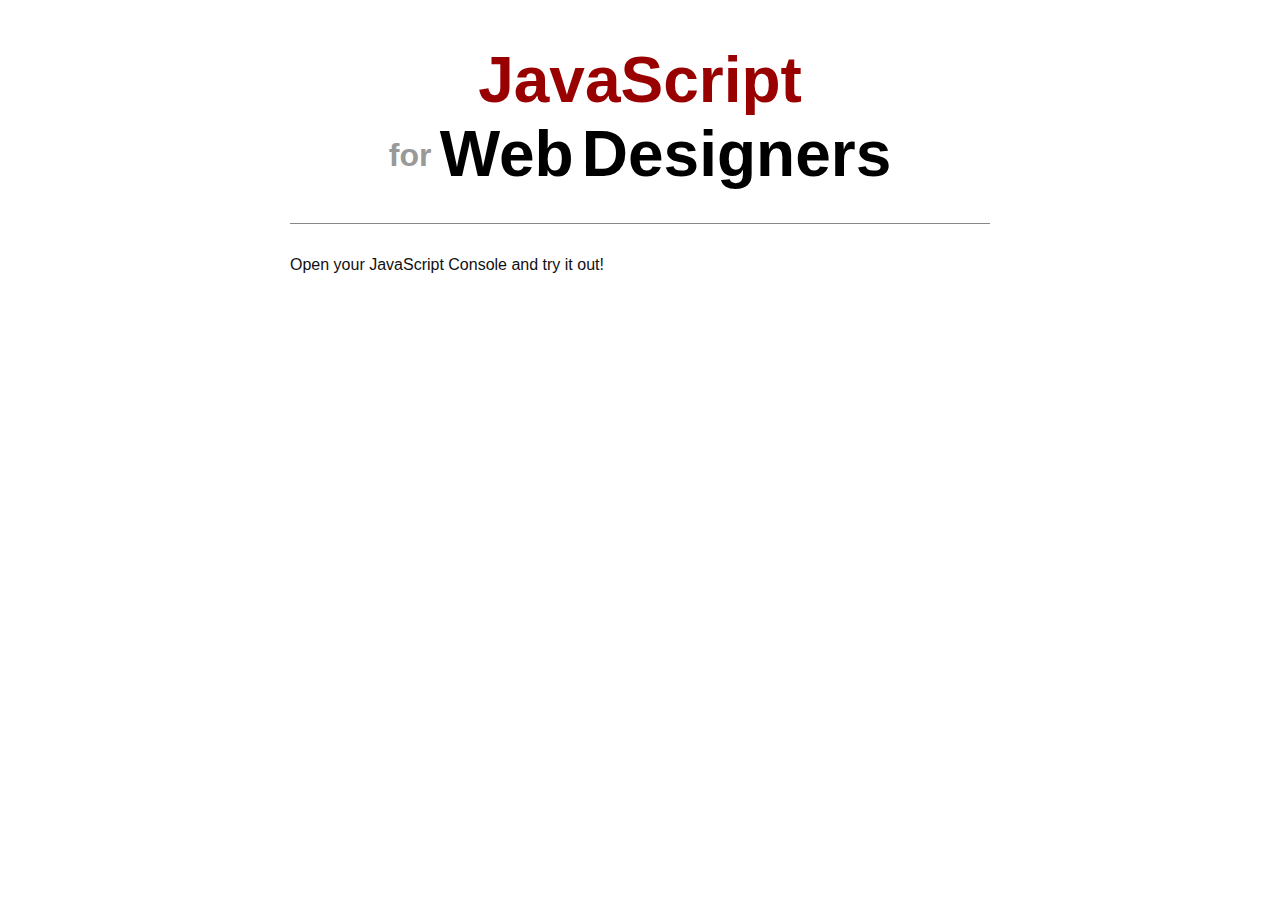
<file: Ex_Files_JavaScript_Web_Designers/Ch02/02_03/index.html>
<!DOCTYPE html>
<html lang="en">
<head>
	<meta charset="utf-8" />
	<title>Dev Tools in Action</title>
	<style>
	    body {
	        background-color: #fff;
	        color: #111;
            font-family: "helvetica neue", HelveticaNeue, helvetica, sans-serif;
	    }
	    
	    h1 {
	        font-size: 4rem;
	        border-bottom: 1px solid #888;
	        margin-bottom: 0.5em;
	        padding-bottom: 0.5em;
	        text-align: center;
	    }
	    
	    h1 .h1-js {
	        display: block;
	        color: #900;
	    }
	    
	    h1 .h1-f {
	        display: inline-block;
	        font-size: 0.5em;
	        color: #999;
	        vertical-align: 0.3em;
	    }
	    
	    h1 .h1-wd {
	        color: #000;
	    }
	    
	    h1 .h1-wd span {
	        margin-left: -0.15em;
	    }
	    
	    #page {
	        max-width: 43.75em;
	        margin: 1em auto;
	    }
	</style>
</head>
<body>

<div id="page">

	<h1> <span class="h1-js">JavaScript</span> <span class="h1-f">for</span>  <span class="h1-wd"><span>Web</span> <span>Designers</span></span></h1>

	<p>
	Open your JavaScript Console and try it out!
	</p>

</div>

<script src="script.js"></script>
</body>
</html>
</file>
<file: Assignment1-guesser/guesser/css/main.css>
body {
	background-color: #033;
}

#calculator-container {
	border: 6px #066 solid;
}

h1, h2, h3 {
	color: #6CC;
	font: 27px Futura, "Century Gothic", AppleGothic, sans-serif;
	padding: 5px;
}

#content {
	width: 300px;
	margin-left: auto;
	margin-right: auto;
	background-color: #033;
}

input[type=button] {
	font: 26px Futura, "Century Gothic", AppleGothic, sans-serif;
	font-size: 200%;
	cursor: pointer;
	width: 67px;
}

input[type=button]:hover {
	background-color: #8ED7C8;
	color: #900;
}

input[type=text] {
	font-family: Futura, "Century Gothic", AppleGothic, sans-serif;
	font-size: 26px;
	background-color: #FFC;
	color: #03C;
	width: 97%;
}

.blackBGwithBorder {
	background-color: black;
	border: 6px #066 solid;
}

label {
	background-color: black;
	color: #6CC;
	font: 27px Futura, "Century Gothic", AppleGothic, sans-serif;
	text-align: center;
	display: block;
}
</file>
<file: Ex_Files_JavaScript_Web_Designers/landonhotel.com/css/style.css>
@import url(http://fonts.googleapis.com/css?family=Exo+2:400,200,600,800);
/* line 5, ../../../../../.rvm/gems/ruby-2.1.2/gems/compass-core-1.0.0.rc.1/stylesheets/compass/reset/_utilities.scss */
html, body, div, span, applet, object, iframe,
h1, h2, h3, h4, h5, h6, p, blockquote, pre,
a, abbr, acronym, address, big, cite, code,
del, dfn, em, img, ins, kbd, q, s, samp,
small, strike, strong, sub, sup, tt, var,
b, u, i, center,
dl, dt, dd, ol, ul, li,
fieldset, form, label, legend,
table, caption, tbody, tfoot, thead, tr, th, td,
article, aside, canvas, details, embed,
figure, figcaption, footer, header, hgroup,
menu, nav, output, ruby, section, summary,
time, mark, audio, video {
  margin: 0;
  padding: 0;
  border: 0;
  font: inherit;
  font-size: 100%;
  vertical-align: baseline;
}

/* line 22, ../../../../../.rvm/gems/ruby-2.1.2/gems/compass-core-1.0.0.rc.1/stylesheets/compass/reset/_utilities.scss */
html {
  line-height: 1;
}

/* line 24, ../../../../../.rvm/gems/ruby-2.1.2/gems/compass-core-1.0.0.rc.1/stylesheets/compass/reset/_utilities.scss */
ol, ul {
  list-style: none;
}

/* line 26, ../../../../../.rvm/gems/ruby-2.1.2/gems/compass-core-1.0.0.rc.1/stylesheets/compass/reset/_utilities.scss */
table {
  border-collapse: collapse;
  border-spacing: 0;
}

/* line 28, ../../../../../.rvm/gems/ruby-2.1.2/gems/compass-core-1.0.0.rc.1/stylesheets/compass/reset/_utilities.scss */
caption, th, td {
  text-align: left;
  font-weight: normal;
  vertical-align: middle;
}

/* line 30, ../../../../../.rvm/gems/ruby-2.1.2/gems/compass-core-1.0.0.rc.1/stylesheets/compass/reset/_utilities.scss */
q, blockquote {
  quotes: none;
}
/* line 103, ../../../../../.rvm/gems/ruby-2.1.2/gems/compass-core-1.0.0.rc.1/stylesheets/compass/reset/_utilities.scss */
q:before, q:after, blockquote:before, blockquote:after {
  content: "";
  content: none;
}

/* line 32, ../../../../../.rvm/gems/ruby-2.1.2/gems/compass-core-1.0.0.rc.1/stylesheets/compass/reset/_utilities.scss */
a img {
  border: none;
}

/* line 116, ../../../../../.rvm/gems/ruby-2.1.2/gems/compass-core-1.0.0.rc.1/stylesheets/compass/reset/_utilities.scss */
article, aside, details, figcaption, figure, footer, header, hgroup, main, menu, nav, section, summary {
  display: block;
}

/* line 14, ../../../../../.rvm/gems/ruby-2.1.2/gems/susy-2.1.3/sass/susy/language/susy/_box-sizing.scss */
*, *:before, *:after {
  -moz-box-sizing: border-box;
  -webkit-box-sizing: border-box;
  box-sizing: border-box;
}

/* line 1, ../../../components/sass/_base.scss */
body {
  font: 200 1em/1.5em "Exo 2", "Helvetica Neue", Helvetica, Arial, sans-serif;
  background: #FFFFFF;
  color: #000000;
}

/* line 7, ../../../components/sass/_base.scss */
h1, h2, h3, h4, h5, h6 {
  font: 200 1.5em/1.5em "Exo 2", "Helvetica Neue", Helvetica, Arial, sans-serif;
  color: #0e83a0;
  font-weight: 600;
}

/* line 13, ../../../components/sass/_base.scss */
strong {
  font-weight: 600;
}

/* line 17, ../../../components/sass/_base.scss */
p {
  font-weight: 200;
  padding-bottom: 10px;
}

/* line 1, ../../../components/sass/_layout.scss */
body {
  position: absolute;
  width: 100%;
  height: 100%;
}

/* line 7, ../../../components/sass/_layout.scss */
.scene {
  position: relative;
  padding: 20px 0;
}
/* line 11, ../../../components/sass/_layout.scss */
.scene article {
  max-width: 95%;
  margin-left: auto;
  margin-right: auto;
}
/* line 12, ../../../../../.rvm/gems/ruby-2.1.2/gems/susy-2.1.3/sass/susy/output/support/_clearfix.scss */
.scene article:after {
  content: " ";
  display: block;
  clear: both;
}
@media (min-width: 1200px) {
  /* line 7, ../../../components/sass/_layout.scss */
  .scene {
    padding: 40px 0;
  }
}
@media (min-width: 960px) {
  /* line 20, ../../../components/sass/_layout.scss */
  .scene article {
    max-width: 60em;
    margin-left: auto;
    margin-right: auto;
  }
  /* line 12, ../../../../../.rvm/gems/ruby-2.1.2/gems/susy-2.1.3/sass/susy/output/support/_clearfix.scss */
  .scene article:after {
    content: " ";
    display: block;
    clear: both;
  }
}

/* line 2, ../../../components/sass/modules/_intro.scss */
header .fullheight {
  background: linear-gradient(to bottom, rgba(0, 0, 0, 0), rgba(0, 0, 0, 0)), url("../images/hotel/splash_hotelphoto.jpg");
  background-repeat: no-repeat;
  background-position: center center;
  -webkit-background-size: cover;
  -moz-background-size: cover;
  -o-background-size: cover;
  background-size: cover;
  display: -webkit-flex;
  display: flex;
  -webkit-align-items: center;
  align-items: center;
  -webkit-justify-content: center;
  justify-content: center;
}
/* line 9, ../../../components/sass/modules/_intro.scss */
header .fullheight .hgroup {
  padding: 100px 0;
}
/* line 12, ../../../components/sass/modules/_intro.scss */
header .fullheight .hgroup h1 {
  color: #FFFFFF;
  font-size: 5em;
  font-weight: 800;
  line-height: .8em;
  text-shadow: #000000 0 0 20px;
  text-align: center;
}
/* line 21, ../../../components/sass/modules/_intro.scss */
header .fullheight .hgroup h2 {
  display: block;
  color: #FFFFFF;
  width: 60%;
  max-width: 200px;
  margin: 0 auto;
  text-align: center;
  border: 1px solid #FFFFFF;
  margin-top: 15px;
  padding: 10px;
  background: rgba(0, 0, 0, 0.5);
  font-size: 1.3em;
}
/* line 35, ../../../components/sass/modules/_intro.scss */
header .fullheight .hgroup p {
  text-align: center;
}
/* line 37, ../../../components/sass/modules/_intro.scss */
header .fullheight .hgroup p img {
  padding-top: 50px;
  max-width: 50px;
}

/* line 1, ../../../components/sass/modules/_nav.scss */
header #nav {
  background-image: url('[data-uri]');
  background-size: 100%;
  background-image: -moz-linear-gradient(top, #0a5c71, #063642);
  background-image: -webkit-linear-gradient(top, #0a5c71, #063642);
  background-image: linear-gradient(to bottom, #0a5c71, #063642);
  width: 100%;
  z-index: 100;
}
/* line 22, ../../../components/sass/_mixins.scss */
header #nav:before, header #nav:after {
  content: '';
  display: table;
}
/* line 27, ../../../components/sass/_mixins.scss */
header #nav:after {
  clear: both;
}
/* line 7, ../../../components/sass/modules/_nav.scss */
header #nav .navbar {
  max-width: 60em;
  margin-left: auto;
  margin-right: auto;
}
/* line 12, ../../../../../.rvm/gems/ruby-2.1.2/gems/susy-2.1.3/sass/susy/output/support/_clearfix.scss */
header #nav .navbar:after {
  content: " ";
  display: block;
  clear: both;
}
/* line 9, ../../../components/sass/modules/_nav.scss */
header #nav .navbar .brand {
  -moz-box-sizing: border-box;
  -webkit-box-sizing: border-box;
  box-sizing: border-box;
  width: 33.33333%;
  float: left;
  padding-left: 0.83333%;
  padding-right: 0.83333%;
  float: left;
  font-weight: 600;
  font-family: 200 1.5em/1.5em "Exo 2", "Helvetica Neue", Helvetica, Arial, sans-serif;
  text-align: center;
  text-transform: uppercase;
  background: #DF4848;
}
/* line 17, ../../../components/sass/modules/_nav.scss */
header #nav .navbar .brand a {
  color: #FFFFFF;
  text-decoration: none;
  text-align: center;
  display: inline-block;
  padding: 10px;
  font-size: 1.5em;
}
@media (max-width: 650px) {
  /* line 17, ../../../components/sass/modules/_nav.scss */
  header #nav .navbar .brand a {
    font-size: 1.2em;
  }
  /* line 27, ../../../components/sass/modules/_nav.scss */
  header #nav .navbar .brand a span {
    display: none;
  }
}
/* line 32, ../../../components/sass/modules/_nav.scss */
header #nav .navbar ul {
  -moz-box-sizing: border-box;
  -webkit-box-sizing: border-box;
  box-sizing: border-box;
  width: 66.66667%;
  float: left;
  padding-left: 0.83333%;
  padding-right: 0.83333%;
}
/* line 34, ../../../components/sass/modules/_nav.scss */
header #nav .navbar ul li {
  float: left;
}
/* line 36, ../../../components/sass/modules/_nav.scss */
header #nav .navbar ul li a {
  color: #FFFFFF;
  font: 200 1em/1.5em "Exo 2", "Helvetica Neue", Helvetica, Arial, sans-serif;
  font-size: 1em;
  display: inline-block;
  padding: 10px 10px 10px 45px;
  text-decoration: none;
  background-size: 35px;
  background-repeat: no-repeat;
  background-position: 2px;
}
/* line 49, ../../../components/sass/modules/_nav.scss */
header #nav .navbar ul li a.info {
  background-image: url("../images/icons/info.png");
}
/* line 50, ../../../components/sass/modules/_nav.scss */
header #nav .navbar ul li a.rooms {
  background-image: url("../images/icons/rooms.png");
}
/* line 51, ../../../components/sass/modules/_nav.scss */
header #nav .navbar ul li a.dining {
  background-image: url("../images/icons/dining.png");
}
/* line 52, ../../../components/sass/modules/_nav.scss */
header #nav .navbar ul li a.events {
  background-image: url("../images/icons/events.png");
}
/* line 53, ../../../components/sass/modules/_nav.scss */
header #nav .navbar ul li a.attractions {
  background-image: url("../images/icons/attractions.png");
}
/* line 55, ../../../components/sass/modules/_nav.scss */
header #nav .navbar ul li a:hover {
  background-color: #EFC94C;
  color: #063642;
}
@media (min-width: 0) and (max-width: 650px) {
  /* line 36, ../../../components/sass/modules/_nav.scss */
  header #nav .navbar ul li a {
    padding: 10px 18px;
  }
  /* line 62, ../../../components/sass/modules/_nav.scss */
  header #nav .navbar ul li a::after {
    content: '\000a0';
    display: block;
  }
  /* line 66, ../../../components/sass/modules/_nav.scss */
  header #nav .navbar ul li a span {
    display: none;
  }
}
@media (min-width: 650px) and (max-width: 960px) {
  /* line 36, ../../../components/sass/modules/_nav.scss */
  header #nav .navbar ul li a {
    padding-left: 10px;
  }
  /* line 72, ../../../components/sass/modules/_nav.scss */
  header #nav .navbar ul li a.icon {
    background-image: none;
  }
}
/* line 75, ../../../components/sass/modules/_nav.scss */
header #nav .navbar ul li a.active {
  background-color: #DF4848;
  color: #FFFFFF;
}

/* line 1, ../../../components/sass/modules/_welcome.scss */
#welcome {
  background-image: url('[data-uri]');
  background-size: 100%;
  background-image: -moz-linear-gradient(top, #efc94c, #e27a3f);
  background-image: -webkit-linear-gradient(top, #efc94c, #e27a3f);
  background-image: linear-gradient(to bottom, #efc94c, #e27a3f);
}
/* line 4, ../../../components/sass/modules/_welcome.scss */
#welcome article {
  text-align: center;
  max-width: 70%;
  margin-left: auto;
  margin-right: auto;
}
/* line 12, ../../../../../.rvm/gems/ruby-2.1.2/gems/susy-2.1.3/sass/susy/output/support/_clearfix.scss */
#welcome article:after {
  content: " ";
  display: block;
  clear: both;
}
@media (min-width: 650px) {
  /* line 4, ../../../components/sass/modules/_welcome.scss */
  #welcome article {
    max-width: 33em;
    margin-left: auto;
    margin-right: auto;
    padding: 60px 0;
  }
  /* line 12, ../../../../../.rvm/gems/ruby-2.1.2/gems/susy-2.1.3/sass/susy/output/support/_clearfix.scss */
  #welcome article:after {
    content: " ";
    display: block;
    clear: both;
  }
}
/* line 13, ../../../components/sass/modules/_welcome.scss */
#welcome h1 {
  font-weight: normal;
  line-height: 100%;
  color: #a24a19;
  padding: 10px 0;
}
/* line 22, ../../../components/sass/_mixins.scss */
#welcome .gallery:before, #welcome .gallery:after {
  content: '';
  display: table;
}
/* line 27, ../../../components/sass/_mixins.scss */
#welcome .gallery:after {
  clear: both;
}
/* line 22, ../../../components/sass/modules/_welcome.scss */
#welcome .gallery img {
  -moz-border-radius: 20%;
  -webkit-border-radius: 20%;
  border-radius: 20%;
  display: none;
}
@media (min-width: 650px) {
  /* line 22, ../../../components/sass/modules/_welcome.scss */
  #welcome .gallery img {
    -moz-box-sizing: border-box;
    -webkit-box-sizing: border-box;
    box-sizing: border-box;
    width: 25%;
    float: left;
    padding-left: 2.5%;
    padding-right: 2.5%;
    display: inline;
  }
  /* line 66, ../../../../../.rvm/gems/ruby-2.1.2/gems/susy-2.1.3/sass/susy/language/susy/_gallery.scss */
  #welcome .gallery img:nth-child(4n + 1) {
    margin-left: 0;
    margin-right: -100%;
    clear: both;
  }
  /* line 66, ../../../../../.rvm/gems/ruby-2.1.2/gems/susy-2.1.3/sass/susy/language/susy/_gallery.scss */
  #welcome .gallery img:nth-child(4n + 2) {
    margin-left: 25%;
    margin-right: -100%;
    clear: none;
  }
  /* line 66, ../../../../../.rvm/gems/ruby-2.1.2/gems/susy-2.1.3/sass/susy/language/susy/_gallery.scss */
  #welcome .gallery img:nth-child(4n + 3) {
    margin-left: 50%;
    margin-right: -100%;
    clear: none;
  }
  /* line 66, ../../../../../.rvm/gems/ruby-2.1.2/gems/susy-2.1.3/sass/susy/language/susy/_gallery.scss */
  #welcome .gallery img:nth-child(4n + 4) {
    margin-left: 75%;
    margin-right: -100%;
    clear: none;
  }
  /* line 29, ../../../components/sass/modules/_welcome.scss */
  #welcome .gallery img.hidesm {
    display: none;
  }
}
@media (min-width: 960px) {
  /* line 22, ../../../components/sass/modules/_welcome.scss */
  #welcome .gallery img {
    -moz-box-sizing: border-box;
    -webkit-box-sizing: border-box;
    box-sizing: border-box;
    width: 20%;
    float: left;
    padding-left: 2%;
    padding-right: 2%;
    display: inline;
  }
  /* line 66, ../../../../../.rvm/gems/ruby-2.1.2/gems/susy-2.1.3/sass/susy/language/susy/_gallery.scss */
  #welcome .gallery img:nth-child(5n + 1) {
    margin-left: 0;
    margin-right: -100%;
    clear: both;
  }
  /* line 66, ../../../../../.rvm/gems/ruby-2.1.2/gems/susy-2.1.3/sass/susy/language/susy/_gallery.scss */
  #welcome .gallery img:nth-child(5n + 2) {
    margin-left: 20%;
    margin-right: -100%;
    clear: none;
  }
  /* line 66, ../../../../../.rvm/gems/ruby-2.1.2/gems/susy-2.1.3/sass/susy/language/susy/_gallery.scss */
  #welcome .gallery img:nth-child(5n + 3) {
    margin-left: 40%;
    margin-right: -100%;
    clear: none;
  }
  /* line 66, ../../../../../.rvm/gems/ruby-2.1.2/gems/susy-2.1.3/sass/susy/language/susy/_gallery.scss */
  #welcome .gallery img:nth-child(5n + 4) {
    margin-left: 60%;
    margin-right: -100%;
    clear: none;
  }
  /* line 66, ../../../../../.rvm/gems/ruby-2.1.2/gems/susy-2.1.3/sass/susy/language/susy/_gallery.scss */
  #welcome .gallery img:nth-child(5n + 5) {
    margin-left: 80%;
    margin-right: -100%;
    clear: none;
  }
  /* line 35, ../../../components/sass/modules/_welcome.scss */
  #welcome .gallery img.hidesm {
    display: inline;
  }
}

/* line 1, ../../../components/sass/modules/_events.scss */
#events {
  padding: 0;
}
/* line 22, ../../../components/sass/_mixins.scss */
#events:before, #events:after {
  content: '';
  display: table;
}
/* line 27, ../../../components/sass/_mixins.scss */
#events:after {
  clear: both;
}
/* line 5, ../../../components/sass/modules/_events.scss */
#events .event {
  position: relative;
  max-width: 100%;
  margin-left: auto;
  margin-right: auto;
}
/* line 12, ../../../../../.rvm/gems/ruby-2.1.2/gems/susy-2.1.3/sass/susy/output/support/_clearfix.scss */
#events .event:after {
  content: " ";
  display: block;
  clear: both;
}
@media (min-width: 650px) {
  /* line 5, ../../../components/sass/modules/_events.scss */
  #events .event {
    -moz-box-sizing: border-box;
    -webkit-box-sizing: border-box;
    box-sizing: border-box;
    width: 50%;
    float: left;
  }
}
/* line 12, ../../../components/sass/modules/_events.scss */
#events .event .content {
  position: absolute;
  bottom: 0;
  background: rgba(0, 0, 0, 0.7);
  padding: 30px;
  color: #FFFFFF;
  font-weight: 200;
  line-height: 130%;
}
/* line 21, ../../../components/sass/modules/_events.scss */
#events .event .content h2 {
  color: #FFFFFF;
  line-height: 1em;
}
/* line 26, ../../../components/sass/modules/_events.scss */
#events .event .content p {
  padding: 5px 0;
}
/* line 33, ../../../components/sass/modules/_events.scss */
#events #businessmeetings {
  background: linear-gradient(to right, rgba(0, 0, 0, 0), rgba(0, 0, 0, 0)), url("../images/hotel/events_conference.jpg");
  background-repeat: no-repeat;
  background-position: 65% top;
  -webkit-background-size: cover;
  -moz-background-size: cover;
  -o-background-size: cover;
  background-size: cover;
}
/* line 37, ../../../components/sass/modules/_events.scss */
#events #weddings {
  background: linear-gradient(to left, rgba(0, 0, 0, 0), rgba(0, 0, 0, 0)), url("../images/hotel/events_wedding.jpg");
  background-repeat: no-repeat;
  background-position: 40% top;
  -webkit-background-size: cover;
  -moz-background-size: cover;
  -o-background-size: cover;
  background-size: cover;
}

/* line 3, ../../../components/sass/modules/_dining.scss */
#dining h1, #dining h2 {
  color: #DF4848;
  padding: 10px 0;
}
/* line 8, ../../../components/sass/modules/_dining.scss */
#dining img {
  width: 100%;
  -moz-border-radius: 10px;
  -webkit-border-radius: 10px;
  border-radius: 10px;
}
@media (min-width: 650px) {
  /* line 14, ../../../components/sass/modules/_dining.scss */
  #dining #areadining {
    margin-bottom: 30px;
  }
  /* line 17, ../../../components/sass/modules/_dining.scss */
  #dining #areadining h1 {
    font-weight: 200;
    font-size: 2.5em;
  }
  /* line 21, ../../../components/sass/modules/_dining.scss */
  #dining #areadining p {
    font-size: 1.5em;
    line-height: 140%;
  }
  /* line 27, ../../../components/sass/modules/_dining.scss */
  #dining section {
    -moz-box-sizing: border-box;
    -webkit-box-sizing: border-box;
    box-sizing: border-box;
    width: 33.33333%;
    float: left;
    padding-left: 0.83333%;
    padding-right: 0.83333%;
  }
  /* line 30, ../../../components/sass/modules/_dining.scss */
  #dining section h2 {
    font-size: 1.2em;
    line-height: 120%;
    color: #CD0069;
  }
  /* line 35, ../../../components/sass/modules/_dining.scss */
  #dining section p {
    padding-top: 10px;
    font-size: 1em;
    line-height: 130%;
  }
}
/* line 43, ../../../components/sass/modules/_dining.scss */
#dining #roomservice {
  margin-top: 20px;
  background-image: url('[data-uri]');
  background-size: 100%;
  background-image: -moz-linear-gradient(top, #ffffff, #fefaf0);
  background-image: -webkit-linear-gradient(top, #ffffff, #fefaf0);
  background-image: linear-gradient(to bottom, #ffffff, #fefaf0);
  padding-left: 9.16667%;
  padding-right: 9.16667%;
  text-align: center;
  border-top: 1px solid #DF4848;
  border-bottom: 1px solid #DF4848;
}

/* line 1, ../../../components/sass/modules/_hotelinfo.scss */
#hotelinfo {
  background-image: url('[data-uri]');
  background-size: 100%;
  background-image: -moz-linear-gradient(top, #3a3f90, #45b29d);
  background-image: -webkit-linear-gradient(top, #3a3f90, #45b29d);
  background-image: linear-gradient(to bottom, #3a3f90, #45b29d);
  color: #FFFFFF;
}
/* line 5, ../../../components/sass/modules/_hotelinfo.scss */
#hotelinfo h1, #hotelinfo h2, #hotelinfo h3, #hotelinfo h4, #hotelinfo h5, #hotelinfo h6 {
  color: #FFFFFF;
}
/* line 10, ../../../components/sass/modules/_hotelinfo.scss */
#hotelinfo .heading h1 {
  font-size: 3em;
  font-weight: 200;
}
/* line 22, ../../../components/sass/_mixins.scss */
#hotelinfo #usefulinfo:before, #hotelinfo #usefulinfo:after {
  content: '';
  display: table;
}
/* line 27, ../../../components/sass/_mixins.scss */
#hotelinfo #usefulinfo:after {
  clear: both;
}
@media (min-width: 650px) {
  /* line 18, ../../../components/sass/modules/_hotelinfo.scss */
  #hotelinfo #usefulinfo section {
    -moz-box-sizing: border-box;
    -webkit-box-sizing: border-box;
    box-sizing: border-box;
    width: 33.33333%;
    float: left;
    padding-left: 3.33333%;
    padding-right: 3.33333%;
  }
}
@media (min-width: 450px) and (max-width: 650px) {
  /* line 23, ../../../components/sass/modules/_hotelinfo.scss */
  #hotelinfo #usefulinfo section.checklist {
    -moz-box-sizing: border-box;
    -webkit-box-sizing: border-box;
    box-sizing: border-box;
    width: 50%;
    float: left;
    padding-left: 5%;
    padding-right: 5%;
  }
}
/* line 28, ../../../components/sass/modules/_hotelinfo.scss */
#hotelinfo #usefulinfo section h2 {
  color: #b5b7e1;
  font-size: 1.3em;
  line-height: 110%;
  padding: 10px 0;
}
/* line 35, ../../../components/sass/modules/_hotelinfo.scss */
#hotelinfo #usefulinfo section p {
  font-size: 1em;
  line-height: 130%;
}
/* line 41, ../../../components/sass/modules/_hotelinfo.scss */
#hotelinfo #usefulinfo section ul li {
  list-style: square;
  margin-left: 10%;
  line-height: 115%;
  margin-bottom: 5px;
}
/* line 51, ../../../components/sass/modules/_hotelinfo.scss */
#hotelinfo #usefulinfo section#arrivalinfo ul {
  margin: 0;
}
/* line 53, ../../../components/sass/modules/_hotelinfo.scss */
#hotelinfo #usefulinfo section#arrivalinfo ul li {
  list-style: none;
  border-top: 1px solid #FFFFFF;
  padding: 15px 0;
  margin-left: 0;
}
/* line 58, ../../../components/sass/modules/_hotelinfo.scss */
#hotelinfo #usefulinfo section#arrivalinfo ul li strong {
  color: #EFC94C;
}
/* line 62, ../../../components/sass/modules/_hotelinfo.scss */
#hotelinfo #usefulinfo section#arrivalinfo ul li:first-child {
  border-top: none;
}
/* line 70, ../../../components/sass/modules/_hotelinfo.scss */
#hotelinfo #greenprogram {
  background-color: rgba(26, 68, 60, 0.5);
  margin-top: 20px;
  border: 1px solid #FFFFFF;
  padding: 20px;
  -moz-border-radius: 20px;
  -webkit-border-radius: 20px;
  border-radius: 20px;
}
@media (min-width: 1200px) {
  /* line 70, ../../../components/sass/modules/_hotelinfo.scss */
  #hotelinfo #greenprogram {
    background-image: url("../images/misc/greenplanet.png");
    background-size: 400px;
    background-repeat: no-repeat;
    background-position: 120% center;
    padding-right: 300px;
  }
}

/* line 2, ../../../components/sass/modules/_rooms.scss */
#rooms header {
  margin-bottom: 20px;
  max-width: 90%;
  margin-left: auto;
  margin-right: auto;
}
/* line 12, ../../../../../.rvm/gems/ruby-2.1.2/gems/susy-2.1.3/sass/susy/output/support/_clearfix.scss */
#rooms header:after {
  content: " ";
  display: block;
  clear: both;
}
@media (min-width: 960px) {
  /* line 2, ../../../components/sass/modules/_rooms.scss */
  #rooms header {
    max-width: 60em;
    margin-left: auto;
    margin-right: auto;
    padding-left: 9.16667%;
    padding-right: 9.16667%;
  }
  /* line 12, ../../../../../.rvm/gems/ruby-2.1.2/gems/susy-2.1.3/sass/susy/output/support/_clearfix.scss */
  #rooms header:after {
    content: " ";
    display: block;
    clear: both;
  }
}
/* line 11, ../../../components/sass/modules/_rooms.scss */
#rooms .room {
  max-width: 100%;
  margin-left: auto;
  margin-right: auto;
  padding-left: 9.16667%;
  padding-right: 9.16667%;
  display: -webkit-flex;
  display: flex;
  -webkit-align-items: center;
  align-items: center;
  -webkit-justify-content: center;
  justify-content: center;
  padding: 200px 0;
}
/* line 12, ../../../../../.rvm/gems/ruby-2.1.2/gems/susy-2.1.3/sass/susy/output/support/_clearfix.scss */
#rooms .room:after {
  content: " ";
  display: block;
  clear: both;
}
@media (min-width: 650px) {
  /* line 11, ../../../components/sass/modules/_rooms.scss */
  #rooms .room {
    padding-left: 59.16667%;
    padding-right: 9.16667%;
  }
}
/* line 24, ../../../components/sass/modules/_rooms.scss */
#rooms .room .content {
  -moz-border-radius: 10px;
  -webkit-border-radius: 10px;
  border-radius: 10px;
  background: rgba(255, 255, 255, 0.8);
  padding: 20px;
}
/* line 29, ../../../components/sass/modules/_rooms.scss */
#rooms .room .content h1 {
  color: #DF4848;
}
/* line 34, ../../../components/sass/modules/_rooms.scss */
#rooms #piccadilly {
  background: linear-gradient(to bottom, rgba(0, 0, 0, 0), rgba(0, 0, 0, 0)), url("../images/hotel/rooms_piccadilly.jpg");
  background-repeat: no-repeat;
  background-position: center center;
  -webkit-background-size: cover;
  -moz-background-size: cover;
  -o-background-size: cover;
  background-size: cover;
}
/* line 35, ../../../components/sass/modules/_rooms.scss */
#rooms #cambridge {
  background: linear-gradient(to bottom, rgba(0, 0, 0, 0), rgba(0, 0, 0, 0)), url("../images/hotel/rooms_cambridge.jpg");
  background-repeat: no-repeat;
  background-position: center center;
  -webkit-background-size: cover;
  -moz-background-size: cover;
  -o-background-size: cover;
  background-size: cover;
}
/* line 36, ../../../components/sass/modules/_rooms.scss */
#rooms #westminster {
  background: linear-gradient(to bottom, rgba(0, 0, 0, 0), rgba(0, 0, 0, 0)), url("../images/hotel/rooms_westminster.jpg");
  background-repeat: no-repeat;
  background-position: center center;
  -webkit-background-size: cover;
  -moz-background-size: cover;
  -o-background-size: cover;
  background-size: cover;
}
/* line 37, ../../../components/sass/modules/_rooms.scss */
#rooms #oxford {
  background: linear-gradient(to bottom, rgba(0, 0, 0, 0), rgba(0, 0, 0, 0)), url("../images/hotel/rooms_oxford.jpg");
  background-repeat: no-repeat;
  background-position: center center;
  -webkit-background-size: cover;
  -moz-background-size: cover;
  -o-background-size: cover;
  background-size: cover;
}
/* line 38, ../../../components/sass/modules/_rooms.scss */
#rooms #victoria {
  background: linear-gradient(to bottom, rgba(0, 0, 0, 0), rgba(0, 0, 0, 0)), url("../images/hotel/rooms_victoria.jpg");
  background-repeat: no-repeat;
  background-position: center center;
  -webkit-background-size: cover;
  -moz-background-size: cover;
  -o-background-size: cover;
  background-size: cover;
}
/* line 39, ../../../components/sass/modules/_rooms.scss */
#rooms #manchester {
  background: linear-gradient(to bottom, rgba(0, 0, 0, 0), rgba(0, 0, 0, 0)), url("../images/hotel/rooms_manchester.jpg");
  background-repeat: no-repeat;
  background-position: center center;
  -webkit-background-size: cover;
  -moz-background-size: cover;
  -o-background-size: cover;
  background-size: cover;
}

/* line 1, ../../../components/sass/modules/_attractions.scss */
#attractions {
  max-width: 100%;
  margin-left: auto;
  margin-right: auto;
  padding: 0;
  background: linear-gradient(to bottom, rgba(0, 0, 0, 0), rgba(0, 0, 0, 0)), url("../images/hotel/attractions.jpg");
  background-repeat: no-repeat;
  background-position: center center;
  -webkit-background-size: cover;
  -moz-background-size: cover;
  -o-background-size: cover;
  background-size: cover;
  display: -webkit-flex;
  display: flex;
  -webkit-align-items: center;
  align-items: center;
  -webkit-justify-content: center;
  justify-content: center;
}
/* line 22, ../../../components/sass/_mixins.scss */
#attractions:before, #attractions:after {
  content: '';
  display: table;
}
/* line 27, ../../../components/sass/_mixins.scss */
#attractions:after {
  clear: both;
}
/* line 12, ../../../../../.rvm/gems/ruby-2.1.2/gems/susy-2.1.3/sass/susy/output/support/_clearfix.scss */
#attractions:after {
  content: " ";
  display: block;
  clear: both;
}
/* line 11, ../../../components/sass/modules/_attractions.scss */
#attractions article {
  max-width: 80%;
  margin-left: auto;
  margin-right: auto;
  padding: 20px;
  margin-top: 200px;
  margin-bottom: 200px;
  background: rgba(255, 255, 255, 0.8);
  -moz-border-radius: 10px;
  -webkit-border-radius: 10px;
  border-radius: 10px;
}
/* line 12, ../../../../../.rvm/gems/ruby-2.1.2/gems/susy-2.1.3/sass/susy/output/support/_clearfix.scss */
#attractions article:after {
  content: " ";
  display: block;
  clear: both;
}
@media (min-width: 960px) {
  /* line 11, ../../../components/sass/modules/_attractions.scss */
  #attractions article {
    max-width: 50%;
    margin-left: auto;
    margin-right: auto;
  }
  /* line 12, ../../../../../.rvm/gems/ruby-2.1.2/gems/susy-2.1.3/sass/susy/output/support/_clearfix.scss */
  #attractions article:after {
    content: " ";
    display: block;
    clear: both;
  }
}

/* line 1, ../../../components/sass/modules/_footer.scss */
footer {
  max-width: 100%;
  margin-left: auto;
  margin-right: auto;
  background: #333333;
  padding: 30px 0;
}
/* line 12, ../../../../../.rvm/gems/ruby-2.1.2/gems/susy-2.1.3/sass/susy/output/support/_clearfix.scss */
footer:after {
  content: " ";
  display: block;
  clear: both;
}
/* line 5, ../../../components/sass/modules/_footer.scss */
footer #socialmedia {
  text-align: center;
}
/* line 7, ../../../components/sass/modules/_footer.scss */
footer #socialmedia ul {
  list-style: none;
}
/* line 9, ../../../components/sass/modules/_footer.scss */
footer #socialmedia ul li {
  display: inline-block;
  padding: 0 10px;
}
/* line 12, ../../../components/sass/modules/_footer.scss */
footer #socialmedia ul li img {
  width: 30px;
  -moz-border-radius: 50%;
  -webkit-border-radius: 50%;
  border-radius: 50%;
}

/*# sourceMappingURL=style.css.map */
</file>
